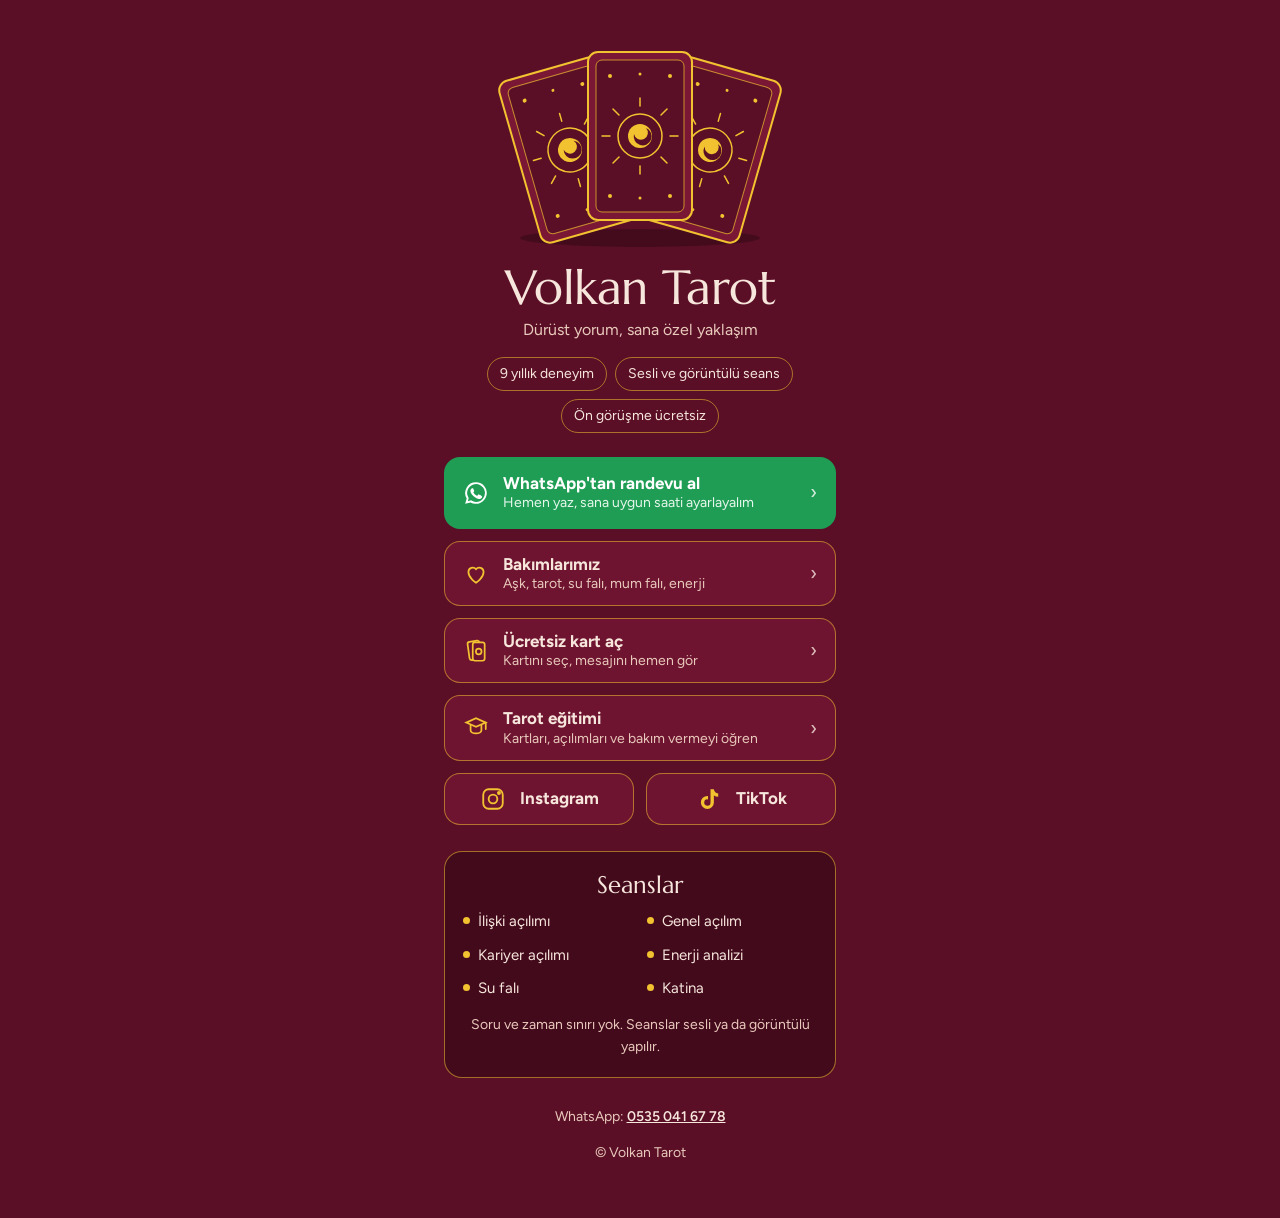
<file: index.html>
<!DOCTYPE html>
<html lang="tr">
<head>
<meta charset="utf-8">
<meta name="viewport" content="width=device-width, initial-scale=1">
<title>Volkan Tarot</title>
<meta name="description" content="Sesli ve görüntülü tarot bakımı, ücretsiz kart açılımı ve tarot eğitimi. Randevu için WhatsApp: 0535 041 67 78">
<meta property="og:type" content="website">
<meta property="og:site_name" content="Volkan Tarot">
<meta property="og:title" content="Volkan Tarot">
<meta property="og:description" content="Sesli ve görüntülü tarot bakımı, ücretsiz kart açılımı ve tarot eğitimi. Randevu için WhatsApp: 0535 041 67 78">
<meta property="og:url" content="https://volkantarot.github.io/">
<meta property="og:image" content="https://volkantarot.github.io/og.jpg">
<meta property="og:image:width" content="1200">
<meta property="og:image:height" content="630">
<meta property="og:locale" content="tr_TR">
<meta name="twitter:card" content="summary_large_image">
<link rel="icon" href="/favicon.svg" type="image/svg+xml">
<link rel="icon" href="/favicon-48.png" sizes="48x48" type="image/png">
<link rel="apple-touch-icon" href="/apple-touch-icon.png">
<meta name="theme-color" content="#3d0a19">
<link rel="preconnect" href="https://fonts.googleapis.com">
<link rel="preconnect" href="https://fonts.gstatic.com" crossorigin>
<link href="https://fonts.googleapis.com/css2?family=Marcellus&family=Figtree:wght@400;600;700&display=swap" rel="stylesheet">
<style>
:root{color-scheme:light dark;--bg:light-dark(#5a0f26,#2a0612);--deep:light-dark(#430a1c,#1c040c);--ink:#f7e6dc;--soft:light-dark(#e9c9bb,#d9b3a5);--sun:#f2c230;--line:rgba(242,194,48,.55);--card:light-dark(#6e1430,#3a0a19);--wa:#1f9d55}
*{box-sizing:border-box;min-width:0}
html,body{margin:0}
body{background:var(--bg);color:var(--ink);font:16px/1.55 Figtree,system-ui,sans-serif;overflow-x:clip;min-height:100%}
.wrap{max-width:520px;margin:0 auto;padding:28px max(16px,5vw) 40px}
.fan{position:relative;height:220px;margin:4px auto 10px;max-width:340px}
.fan svg{position:absolute;inset:0;width:100%;height:100%;overflow:visible}
.mid{transform-box:fill-box;transform-origin:center;animation:lift 4s ease-in-out infinite}
@keyframes lift{0%,100%{transform:translateY(0)}50%{transform:translateY(-8px)}}
@media(prefers-reduced-motion:reduce){.mid{animation:none}}
h1{font:400 clamp(36px,9vw,48px)/1.05 Marcellus,Georgia,serif;letter-spacing:-.01em;text-align:center;margin:6px 0 6px;text-wrap:balance}
.tag{text-align:center;color:var(--soft);margin:0 0 4px;font-size:16px}
.facts{display:flex;flex-wrap:wrap;justify-content:center;gap:8px;margin:14px 0 24px;padding:0;list-style:none}
.facts li{border:1px solid var(--line);border-radius:999px;padding:5px 12px;font-size:14px;white-space:nowrap}
.btn{display:flex;align-items:center;gap:14px;min-height:60px;padding:12px 18px;border-radius:16px;text-decoration:none;color:var(--ink);background:var(--card);border:1px solid var(--line);margin-bottom:12px;transition:transform .15s,background .15s}
.btn:hover{transform:translateY(-2px);background:color-mix(in srgb,var(--card) 80%,var(--sun))}
.btn:focus-visible{outline:3px solid var(--sun);outline-offset:3px}
.btn svg{flex:none;width:26px;height:26px}
.btn b{display:block;font-size:17px;font-weight:700;line-height:1.25}
.btn small{display:block;color:var(--soft);font-size:14px;line-height:1.3}
.btn.wa{background:var(--wa);border-color:transparent;color:#fff;min-height:72px}
.btn.wa small{color:#e6f7ec}
.btn.wa:hover{background:#188a49}
.btn .go{margin-left:auto;opacity:.8;font-size:20px}
.socials{display:grid;grid-template-columns:repeat(2,minmax(0,1fr));gap:12px;margin:4px 0 26px}
.socials .btn{margin:0;justify-content:center;min-height:52px}
h2{font:400 24px/1.1 Marcellus,Georgia,serif;margin:0 0 12px;text-align:center}
.svc{background:var(--deep);border-radius:18px;padding:20px 18px;border:1px solid var(--line)}
.svc ul{list-style:none;margin:0;padding:0;display:grid;grid-template-columns:repeat(2,minmax(0,1fr));gap:10px 14px}
.svc li{display:flex;gap:8px;align-items:baseline;font-size:15px}
.svc li::before{content:"";flex:none;width:7px;height:7px;border-radius:50%;background:var(--sun);transform:translateY(-2px)}
.note{margin:14px 0 0;color:var(--soft);font-size:14px;text-align:center}
footer{text-align:center;color:var(--soft);font-size:14px;margin-top:28px}
footer a{color:var(--ink)}
.tel{white-space:nowrap;font-weight:600}
@media(max-width:380px){.svc ul{grid-template-columns:minmax(0,1fr)}}
</style>
</head>
<body>
<div class="wrap">
  <div class="fan" aria-hidden="true">
    <svg viewBox="0 0 340 220" preserveAspectRatio="xMidYMid meet">
      <defs>
        <g id="back">
          <rect x="-52" y="-84" width="104" height="168" rx="10" fill="#7a1735" stroke="#f2c230" stroke-width="2"/>
          <rect x="-44" y="-76" width="88" height="152" rx="6" fill="#5a0f26" stroke="rgba(242,194,48,.7)" stroke-width="1"/>
          <circle r="22" fill="none" stroke="#f2c230" stroke-width="1.5"/>
          <circle r="12" fill="#f2c230"/>
          <path d="M-6 -2a9 9 0 1 0 12 -6a7 7 0 1 1 -12 6z" fill="#5a0f26"/>
          <g stroke="#f2c230" stroke-width="1.5" stroke-linecap="round">
            <line x1="0" y1="-30" x2="0" y2="-38"/><line x1="0" y1="30" x2="0" y2="38"/>
            <line x1="-30" y1="0" x2="-38" y2="0"/><line x1="30" y1="0" x2="38" y2="0"/>
            <line x1="21" y1="21" x2="27" y2="27"/><line x1="-21" y1="-21" x2="-27" y2="-27"/>
            <line x1="21" y1="-21" x2="27" y2="-27"/><line x1="-21" y1="21" x2="-27" y2="27"/>
          </g>
          <g fill="#f2c230">
            <circle cx="-30" cy="-60" r="2"/><circle cx="30" cy="-60" r="2"/>
            <circle cx="-30" cy="60" r="2"/><circle cx="30" cy="60" r="2"/>
            <circle cx="0" cy="-62" r="1.5"/><circle cx="0" cy="62" r="1.5"/>
          </g>
        </g>
      </defs>
      <ellipse cx="170" cy="206" rx="120" ry="9" fill="rgba(0,0,0,.25)"/>
      <use href="#back" transform="translate(100 118) rotate(-16)"/>
      <use href="#back" transform="translate(240 118) rotate(16)"/>
      <g class="mid"><use href="#back" transform="translate(170 104)"/></g>
    </svg>
  </div>

  <h1>Volkan Tarot</h1>
  <p class="tag">Dürüst yorum, sana özel yaklaşım</p>
  <ul class="facts">
    <li>9 yıllık deneyim</li>
    <li>Sesli ve görüntülü seans</li>
    <li>Ön görüşme ücretsiz</li>
  </ul>

  <a class="btn wa" id="wa" href="https://wa.me/905350416778?text=Merhaba%2C%20bak%C4%B1m%20almak%20istiyorum">
    <svg viewBox="0 0 24 24" fill="#fff"><path d="M12 2a10 10 0 0 0-8.6 15.1L2 22l5-1.3A10 10 0 1 0 12 2zm0 18.2a8.2 8.2 0 0 1-4.2-1.2l-.3-.2-3 .8.8-2.9-.2-.3A8.2 8.2 0 1 1 12 20.2zm4.5-6.1c-.2-.1-1.5-.7-1.7-.8s-.4-.1-.6.1-.7.8-.8 1-.3.2-.5.1a6.7 6.7 0 0 1-3.3-2.9c-.2-.4.2-.4.7-1.3.1-.2 0-.3 0-.4l-.8-1.8c-.2-.5-.4-.4-.6-.4h-.5a1 1 0 0 0-.7.3 3 3 0 0 0-.9 2.2 5.2 5.2 0 0 0 1.1 2.7 11.8 11.8 0 0 0 4.5 4c1.7.7 2.3.8 3.2.6a2.7 2.7 0 0 0 1.8-1.2 2.2 2.2 0 0 0 .2-1.3c-.1-.1-.3-.2-.5-.3z"/></svg>
    <span><b>WhatsApp'tan randevu al</b><small>Hemen yaz, sana uygun saati ayarlayalım</small></span>
    <span class="go">›</span>
  </a>

  <a class="btn" href="https://volkantarot.github.io/bakim/">
    <svg viewBox="0 0 24 24" fill="none" stroke="#f2c230" stroke-width="1.6" stroke-linecap="round"><path d="M12 21s-7-4.4-7-10a4 4 0 0 1 7-2.6A4 4 0 0 1 19 11c0 5.6-7 10-7 10z"/></svg>
    <span><b>Bakımlarımız</b><small>Aşk, tarot, su falı, mum falı, enerji</small></span>
    <span class="go">›</span>
  </a>

  <a class="btn" href="https://volkantarot.github.io/kart/">
    <svg viewBox="0 0 24 24" fill="none" stroke="#f2c230" stroke-width="1.6"><rect x="5" y="3" width="11" height="17" rx="2" transform="rotate(-8 10 11)"/><rect x="9" y="4" width="11" height="17" rx="2" fill="#6e1430"/><circle cx="14.5" cy="12.5" r="2.6"/></svg>
    <span><b>Ücretsiz kart aç</b><small>Kartını seç, mesajını hemen gör</small></span>
    <span class="go">›</span>
  </a>

  <a class="btn" id="egitim" href="https://wa.me/905350416778?text=Merhaba%2C%20tarot%20e%C4%9Fitimi%20hakk%C4%B1nda%20bilgi%20almak%20istiyorum">
    <svg viewBox="0 0 24 24" fill="none" stroke="#f2c230" stroke-width="1.6" stroke-linecap="round"><path d="M3 7l9-4 9 4-9 4-9-4z"/><path d="M7 9v5c0 1.7 2.2 3 5 3s5-1.3 5-3V9"/><path d="M21 7v6"/></svg>
    <span><b>Tarot eğitimi</b><small>Kartları, açılımları ve bakım vermeyi öğren</small></span>
    <span class="go">›</span>
  </a>

  <div class="socials">
    <a class="btn" href="https://www.instagram.com/volkantarot/">
      <svg viewBox="0 0 24 24" fill="none" stroke="#f2c230" stroke-width="1.7"><rect x="3" y="3" width="18" height="18" rx="5"/><circle cx="12" cy="12" r="4"/><circle cx="17.5" cy="6.5" r="1" fill="#f2c230"/></svg>
      <b>Instagram</b>
    </a>
    <a class="btn" href="https://www.tiktok.com/@volkantarott">
      <svg viewBox="0 0 24 24" fill="#f2c230"><path d="M16.5 3c.4 2.2 1.8 3.7 4 3.9v3.1a7.4 7.4 0 0 1-4-1.2v6.4a6 6 0 1 1-6-6h.6v3.2a2.9 2.9 0 1 0 2.3 2.8V3h3.1z"/></svg>
      <b>TikTok</b>
    </a>
  </div>

  <section class="svc">
    <h2>Seanslar</h2>
    <ul>
      <li>İlişki açılımı</li>
      <li>Genel açılım</li>
      <li>Kariyer açılımı</li>
      <li>Enerji analizi</li>
      <li>Su falı</li>
      <li>Katina</li>
    </ul>
    <p class="note">Soru ve zaman sınırı yok. Seanslar sesli ya da görüntülü yapılır.</p>
  </section>

  <footer>
    <p>WhatsApp: <a class="tel" href="https://wa.me/905350416778">0535 041 67 78</a></p>
    <p>© Volkan Tarot</p>
  </footer>
</div>
<script>
{
  const src = (location.hash || "").replace("#", "").toLowerCase();
  const names = { tiktok: "TikTok", instagram: "Instagram", youtube: "YouTube", facebook: "Facebook" };
  const from = names[src];
  if (from) {
    const ek = { TikTok: "'tan", Instagram: "'dan", YouTube: "'dan", Facebook: "'tan" }[from];
    const msg = "Merhaba, " + from + ek + " geliyorum, bakım almak istiyorum";
    document.getElementById("wa").href = "https://wa.me/905350416778?text=" + encodeURIComponent(msg);
    const em = "Merhaba, " + from + ek + " geliyorum, tarot eğitimi hakkında bilgi almak istiyorum";
    document.getElementById("egitim").href = "https://wa.me/905350416778?text=" + encodeURIComponent(em);
  }
}
</script>
</body>
</html>
</file>
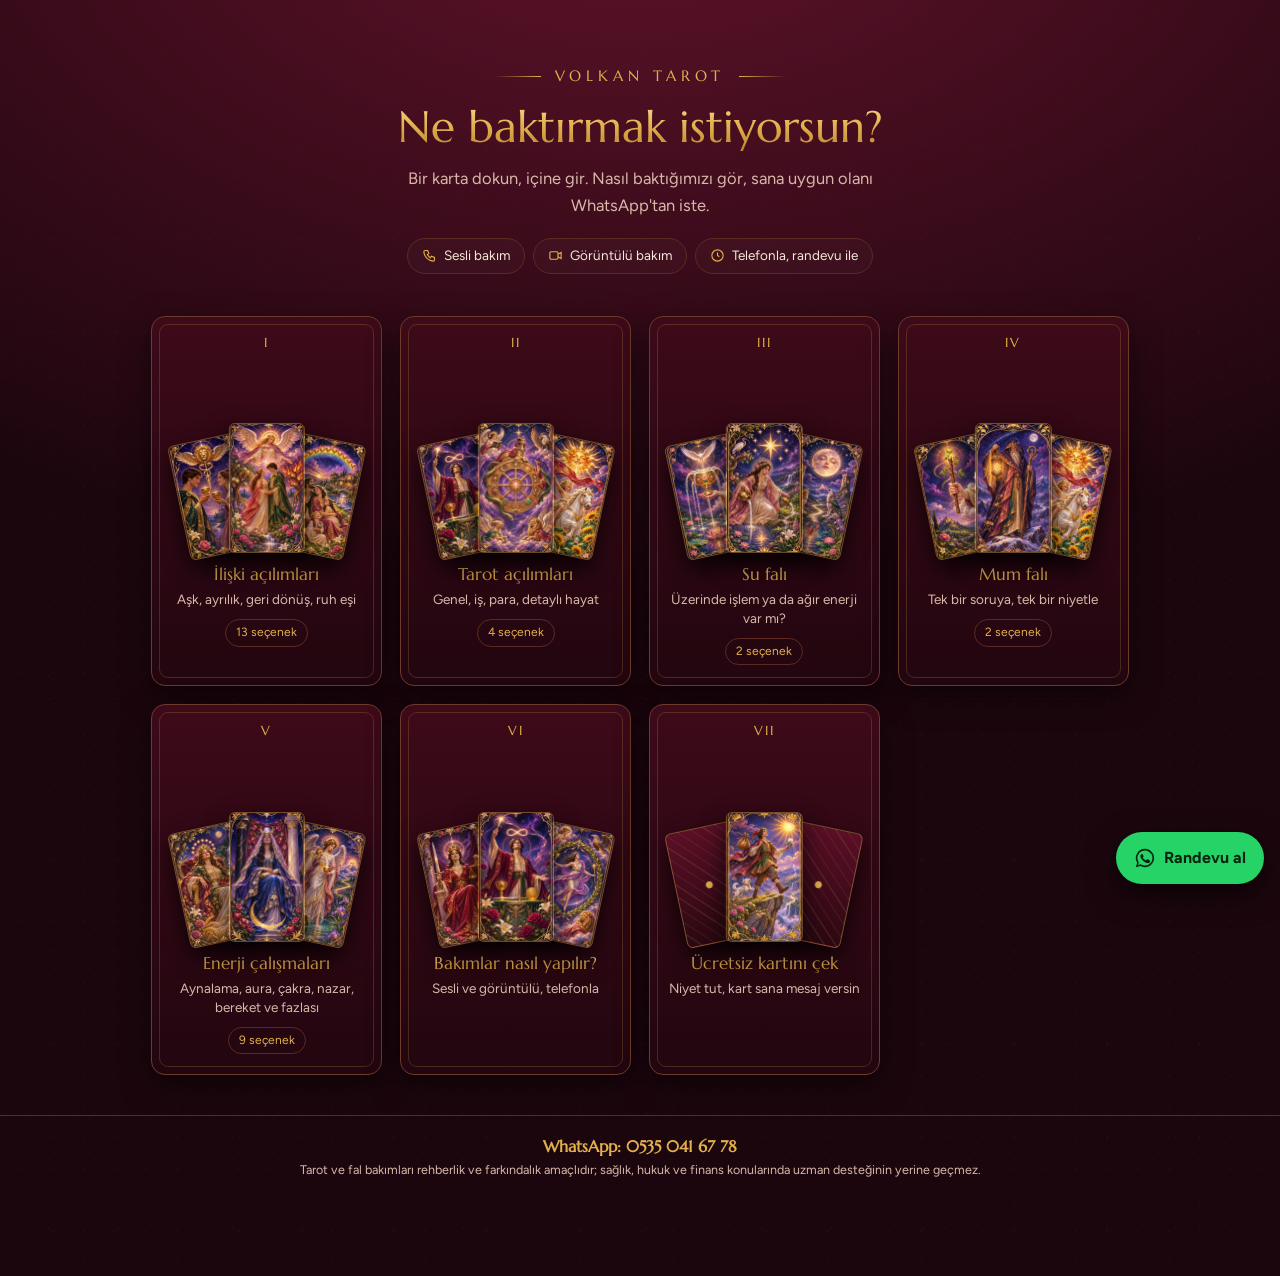
<file: bakim/index.html>
<!DOCTYPE html>
<html lang="tr">
<head>
<meta charset="utf-8">
<meta name="viewport" content="width=device-width, initial-scale=1">
<title>Volkan Tarot Bakımlarımız</title>
<meta name="description" content="Aşk açılımları, tarot, su falı, mum falı ve enerji çalışmaları. Sesli ve görüntülü bakım; randevu için WhatsApp: 0535 041 67 78">
<meta property="og:type" content="website">
<meta property="og:site_name" content="Volkan Tarot">
<meta property="og:title" content="Volkan Tarot · Bakımlarımız ve Randevu">
<meta property="og:description" content="Aşk açılımları, tarot, su falı, mum falı ve enerji çalışmaları. Randevu için WhatsApp: 0535 041 67 78">
<meta property="og:url" content="https://volkantarot.github.io/bakim/">
<meta property="og:image" content="https://volkantarot.github.io/og.jpg">
<meta property="og:image:width" content="1200">
<meta property="og:image:height" content="630">
<meta name="twitter:card" content="summary_large_image">
<link rel="icon" href="/favicon.svg" type="image/svg+xml">
<link rel="apple-touch-icon" href="/apple-touch-icon.png">
<meta name="theme-color" content="#3d0a19">
<link rel="preconnect" href="https://fonts.googleapis.com">
<link href="https://fonts.googleapis.com/css2?family=Marcellus&family=Figtree:wght@400;600;700&display=swap" rel="stylesheet">
<style>
/* VOICE: lüks, gizemli, güven veren; kısa dokun-ve-gir menü
   IDEA: masaya açılmış bir tarot destesi — her bölüm numaralı, altın çizgili bir kart
   PICTURE: ince altın çizgi amblemler (kalp, kartlar, su kasesi, mum, ayna, telefon, göz), yumuşak altın ışık
   COLOUR and TYPE: kömür siyahı, altın degrade, fildişi metin; Cinzel başlık + Manrope
   LAYOUT: ortalı giriş + kart ızgarası; bölüm ekranı: amblemli kapak, açılır seçenek listesi */
:root{color-scheme:dark;--bg:#1c060e;--panel:#2a0812;--panel2:#3d0a19;--ink:#f6e7d6;--soft:#d9b8aa;--gold:#e3b04b;--line:#5c2a22;--g:linear-gradient(180deg,#f6d98b 0%,#e3b04b 50%,#b8862f 100%)}
*{box-sizing:border-box;min-width:0}
body{margin:0;background:var(--bg);color:var(--ink);font:16px/1.6 Figtree,system-ui,sans-serif;overflow-x:clip;
background-image:radial-gradient(ellipse 90% 55% at 50% -10%,#7a1735bb,transparent),radial-gradient(circle at 15% 40%,#ffffff05 1px,transparent 1px),radial-gradient(circle at 70% 70%,#ffffff06 1px,transparent 1px);background-size:auto,23px 23px,31px 31px}
h1,h2,h3{font-family:Marcellus,Georgia,serif;font-weight:400;line-height:1.12;text-wrap:balance;margin:0}
.gt{background:var(--g);-webkit-background-clip:text;background-clip:text;color:transparent}
h1{font-size:clamp(28px,5vw,44px)}h2{font-size:clamp(26px,4vw,38px)}h3{font-size:18px}
p{margin:0 0 10px}
.wrap{max-width:1080px;margin:0 auto;padding:0 max(4vw,16px)}
.top{text-align:center;padding:clamp(34px,6vw,64px) 0 clamp(24px,4vw,36px)}
.brand{font-family:Marcellus,Georgia,serif;font-size:15px;letter-spacing:.32em;color:var(--gold);display:flex;align-items:center;justify-content:center;gap:14px}
.brand::before,.brand::after{content:"";width:46px;height:1px;background:linear-gradient(90deg,transparent,var(--gold))}
.brand::after{transform:scaleX(-1)}
.top h1{margin-top:14px}
.top p{color:var(--soft);max-width:52ch;margin:14px auto 0;font-size:16.5px}
.pills{display:flex;flex-wrap:wrap;gap:8px;margin-top:20px;justify-content:center}
.pill{border:1px solid var(--line);border-radius:999px;padding:6px 14px;font-size:13.5px;display:inline-flex;gap:7px;align-items:center;color:var(--ink);background:#ffffff05}
.pill svg{width:15px;height:15px;stroke:var(--gold);fill:none;stroke-width:1.8}
.tiles{display:grid;grid-template-columns:repeat(auto-fill,minmax(min(100%,220px),1fr));gap:18px;padding:6px 0 40px}
.tile{position:relative;display:flex;flex-direction:column;align-items:center;text-align:center;text-decoration:none;color:inherit;background:linear-gradient(180deg,#3d0a19,#22060f);border:1px solid #6e3a2a;border-radius:14px;padding:16px 14px 20px;transition:transform .3s,box-shadow .3s;box-shadow:0 10px 30px #0008}
.tile::before{content:"";position:absolute;inset:7px;border:1px solid #e3b04b33;border-radius:9px;pointer-events:none}
.tile:hover{transform:translateY(-5px);box-shadow:0 18px 40px #000a,0 0 0 1px #e3b04b66}
.tile:focus-visible,.back:focus-visible,.btn:focus-visible,summary:focus-visible,.chips button:focus-visible,.tc:focus-visible{outline:2px solid var(--gold);outline-offset:3px}
.num{font-family:Marcellus,Georgia,serif;font-size:13px;color:var(--gold);letter-spacing:.15em}
.em{display:block;width:72%;max-width:150px;aspect-ratio:1;margin:8px 0 10px;color:var(--gold);background:radial-gradient(circle,#e3b04b26,transparent 65%)}
.em svg{width:100%;height:100%;display:block;fill:none;stroke:currentColor;stroke-width:1.6;stroke-linecap:round;stroke-linejoin:round;filter:drop-shadow(0 0 6px #e3b04b55)}
.tile h3{font-size:17px}
.tile p{color:var(--soft);font-size:13.5px;line-height:1.4;margin:6px 0 0}
.cnt{margin-top:10px;font-size:12px;color:var(--gold);border:1px solid var(--line);border-radius:999px;padding:3px 10px}
.view[hidden]{display:none}
.cover{position:relative;overflow:hidden;text-align:center;padding:64px 0 26px;border-bottom:1px solid var(--line);background:radial-gradient(ellipse 60% 70% at 50% 40%,#e3b04b1f,transparent 70%)}
.cover .em{width:clamp(120px,22vw,170px);margin:0 auto 12px}
.cover .num{display:block;margin-bottom:4px}
.back{display:inline-flex;align-items:center;gap:6px;min-height:44px;padding:0 16px;border-radius:999px;border:1px solid var(--line);background:#1c060ec0;color:var(--ink);text-decoration:none;font-weight:600;font-size:14px;position:absolute;top:14px;left:max(4vw,16px)}
.intro{font-size:16.5px;color:var(--soft);max-width:62ch;margin:20px auto 8px;text-align:center}
.list{margin:16px auto 40px;display:grid;gap:10px;max-width:760px}
details{background:var(--panel);border:1px solid var(--line);border-radius:14px;transition:border-color .2s}
summary{list-style:none;cursor:pointer;display:flex;gap:14px;align-items:center;padding:14px 16px;min-height:64px}
summary::-webkit-details-marker{display:none}
summary .ic{width:38px;height:38px;flex:none;stroke:var(--gold);fill:none;stroke-width:1.5}
summary b{font-family:Marcellus,Georgia,serif;font-weight:600;font-size:16.5px;display:block;line-height:1.25}
summary span{color:var(--soft);font-size:14px}
summary::after{content:"";width:9px;height:9px;border-right:1.5px solid var(--gold);border-bottom:1.5px solid var(--gold);transform:rotate(45deg);margin:0 4px 4px auto;flex:none;transition:transform .2s}
details[open] summary::after{transform:rotate(-135deg);margin-bottom:-4px}
details[open]{border-color:#a0763a;background:var(--panel2)}
.body{padding:0 18px 18px 68px;color:#e6dcc8}
.body ul{margin:4px 0 12px;padding-left:18px}.body li{margin-bottom:4px}.body li::marker{color:var(--gold)}
.q{font-size:14.5px;color:var(--soft);border-top:1px solid var(--line);padding-top:10px}
.q b{color:var(--gold)}
@media(max-width:600px){.body{padding:0 16px 16px}}
.btn{display:inline-flex;align-items:center;justify-content:center;gap:8px;min-height:46px;padding:0 22px;border-radius:999px;background:var(--g);color:#1a1206;font-weight:700;text-decoration:none;border:0;font-size:15px;margin-top:12px;box-shadow:0 6px 20px #e3b04b33}
.chips{display:flex;flex-wrap:wrap;gap:8px;justify-content:center;margin-top:8px}
.chips button{font:600 14px Figtree,sans-serif;min-height:42px;padding:0 15px;border-radius:999px;border:1px solid var(--line);background:var(--panel);color:var(--ink);cursor:pointer}
.chips button[aria-pressed=true]{background:var(--g);border-color:transparent;color:#1a1206}
.steps{display:grid;grid-template-columns:repeat(auto-fit,minmax(min(100%,200px),1fr));gap:12px;margin:18px auto 26px;max-width:900px}
.step{background:var(--panel);border:1px solid var(--line);border-radius:14px;padding:16px 18px;text-align:center}
.step i{font-style:normal;font-family:Marcellus,Georgia,serif;font-size:26px;line-height:1}
.step b{display:block;font-size:15.5px;margin:6px 0 4px}
.step p{color:var(--soft);font-size:14.5px;margin:0}
.sub{text-align:center;margin:8px 0 0}
.deck{display:flex;justify-content:center;gap:clamp(12px,3vw,26px);margin:26px 0 8px;perspective:900px}
.tc{width:clamp(92px,22vw,140px);aspect-ratio:3/5;border:0;padding:0;background:none;cursor:pointer;position:relative;transform-style:preserve-3d;transition:transform .8s cubic-bezier(.3,1.4,.5,1)}
.tc:hover{transform:translateY(-8px)}.tc.flip{transform:rotateY(180deg)}.tc.dim{opacity:.25;pointer-events:none}
.tc .f,.tc .b{position:absolute;inset:0;border-radius:12px;backface-visibility:hidden;display:flex;flex-direction:column;align-items:center;justify-content:center;border:1px solid #a0763a;box-shadow:0 16px 34px #000a;background:linear-gradient(180deg,#1c1619,#0e0b0f)}
.tc .f::before,.tc .b::before{content:"";position:absolute;inset:6px;border:1px solid #e3b04b40;border-radius:8px}
.tc .b svg{width:62%;stroke:var(--gold);fill:none;filter:drop-shadow(0 0 6px #e3b04b66)}
.tc .f{transform:rotateY(180deg);padding:10px;gap:4px;text-align:center}
.tc .f b{font-family:Marcellus,Georgia,serif;font-size:clamp(12px,2.8vw,16px);line-height:1.15;color:var(--ink)}
.tc .f i{font-family:Marcellus,Georgia,serif;font-size:clamp(22px,5vw,32px);font-style:normal;background:var(--g);-webkit-background-clip:text;background-clip:text;color:transparent}
.reveal{max-width:600px;margin:18px auto 40px;background:var(--panel2);border:1px solid #a0763a;border-radius:16px;padding:22px;text-align:center}
.reveal .tag{color:var(--gold);font-weight:700;font-size:13px;letter-spacing:.04em}
.reveal h3{margin:6px 0 10px;font-size:20px}
.again{background:none;border:0;color:var(--soft);text-decoration:underline;cursor:pointer;font:600 14px Figtree,sans-serif;min-height:44px;display:block;margin:6px auto 0}
.float{position:fixed;right:16px;bottom:16px;z-index:9;display:flex;align-items:center;gap:8px;background:#25d366;color:#06240f;font-weight:700;text-decoration:none;padding:0 18px;min-height:52px;border-radius:999px;box-shadow:0 10px 30px #000a}
.foot{text-align:center;color:var(--soft);font-size:12.5px;padding:18px 16px 96px;border-top:1px solid var(--line)}
.foot b{color:var(--gold);font-size:16px;white-space:nowrap;font-family:Marcellus,Georgia,serif;font-weight:600}
.flame{transform-box:fill-box;transform-origin:50% 100%;animation:fl 2.4s ease-in-out infinite}
@keyframes fl{0%,100%{transform:scaleY(1)}50%{transform:scaleY(1.12) skewX(-4deg)}}
@media(max-width:600px){.tiles{grid-template-columns:repeat(2,minmax(0,1fr));gap:12px}.tile{padding:14px 10px 16px}.tile h3{font-size:14.5px}.tile p{font-size:12.5px}.em{width:66%}.tile:last-child{grid-column:1/-1;flex-direction:row;text-align:left;gap:12px;padding:14px 18px}.tile:last-child .num{display:none}}
.fan{position:relative;display:block;width:100%;height:clamp(150px,20vw,190px);margin:10px 0 12px}
.fan img,.fan .cb{position:absolute;left:50%;bottom:0;width:34%;aspect-ratio:330/565;object-fit:cover;border-radius:6px;box-shadow:0 10px 24px #000c;border:1px solid #e3b04b66;transition:transform .35s}
.fan .c0{transform:translateX(-112%) rotate(-12deg);transform-origin:bottom center}
.fan .c1{transform:translateX(-50%);z-index:2;width:38%}
.fan .c2{transform:translateX(12%) rotate(12deg);transform-origin:bottom center}
.tile:hover .fan .c0{transform:translateX(-122%) rotate(-16deg)}.tile:hover .fan .c2{transform:translateX(22%) rotate(16deg)}
.cb{background:linear-gradient(180deg,#5a0f26,#2a0812);background-image:radial-gradient(circle,#e3b04b 0 3px,transparent 4px),repeating-linear-gradient(45deg,#e3b04b22 0 1px,transparent 1px 9px),linear-gradient(180deg,#5a0f26,#2a0812)}
.cover .fan{height:clamp(170px,26vw,230px);max-width:340px;margin:10px auto 14px}
.thumb{width:40px;height:68px;object-fit:cover;border-radius:4px;flex:none;border:1px solid #e3b04b55;box-shadow:0 4px 10px #0008}
.xs{display:grid;grid-template-columns:repeat(auto-fit,minmax(min(100%,220px),1fr));gap:10px;margin:4px 0 12px}
.xs div{background:#ffffff06;border:1px solid var(--line);border-radius:10px;padding:10px 12px}
.xs b{color:var(--gold);font-size:14px}.xs p{margin:4px 0 0;font-size:14.5px;color:#d9cdb6}
.tl{list-style:none;margin:22px auto 8px;padding:0;max-width:760px;position:relative}
.tl::before{content:"";position:absolute;left:21px;top:8px;bottom:8px;width:1px;background:linear-gradient(var(--gold),#e3b04b22)}
.tl li{display:flex;gap:16px;padding:0 0 18px;position:relative}
.tl i,.mini i{font-style:normal;font-family:Marcellus,Georgia,serif;font-size:13px;width:43px;height:43px;flex:none;border-radius:50%;display:grid;place-items:center;background:var(--panel2);border:1px solid #a0763a;color:var(--gold);position:relative}
.tl b{font-family:Marcellus,Georgia,serif;font-weight:600;font-size:17px;display:block;margin-top:9px}
.tl p{color:var(--soft);margin:4px 0 0;font-size:15px}
.cmp{display:grid;grid-template-columns:repeat(auto-fit,minmax(min(100%,300px),1fr));gap:12px;max-width:760px;margin:10px auto 16px}
.cmp>div{display:flex;gap:14px;background:var(--panel);border:1px solid var(--line);border-radius:14px;padding:14px}
.cmp img{width:62px;height:106px;object-fit:cover;border-radius:5px;border:1px solid #e3b04b55;flex:none}
.cmp b{font-family:Marcellus,Georgia,serif;font-size:17px}.cmp p{color:var(--soft);font-size:14.5px;margin:6px 0 0}
.prep{max-width:760px;margin:0 auto 6px;background:var(--panel2);border:1px solid #a0763a;border-radius:14px;padding:16px 20px}
.prep b{font-family:Marcellus,Georgia,serif;font-size:17px}.prep ul{margin:8px 0 0;padding-left:18px;color:#ddd1bb}.prep li{margin-bottom:5px}.prep li::marker{color:var(--gold)}
.mini{list-style:none;padding:0;margin:20px auto 6px;max-width:760px;display:grid;grid-template-columns:repeat(auto-fit,minmax(min(100%,200px),1fr));gap:10px}
.mini li{background:var(--panel);border:1px solid var(--line);border-radius:14px;padding:14px;text-align:center;display:flex;flex-direction:column;align-items:center}
.mini b{font-family:Marcellus,Georgia,serif;font-size:16px;margin-top:8px}.mini p{color:var(--soft);font-size:14px;margin:4px 0 0}
.tc .f img{position:absolute;inset:5px;width:calc(100% - 10px);height:calc(100% - 10px);object-fit:cover;border-radius:8px}
@media(max-width:600px){.fan{height:140px}.tile:last-child .fan{width:110px;height:96px;margin:0;flex:none}}
@media(prefers-reduced-motion:reduce){.flame{animation:none}.tc,.tile{transition:none}}
</style>
</head>
<body>

 
<div class="view" id="v-home">
 <header class="top">
  <div class="wrap">
   <div class="brand">VOLKAN TAROT</div>
   <h1 class="gt">Ne baktırmak istiyorsun?</h1>
   <p>Bir karta dokun, içine gir. Nasıl baktığımızı gör, sana uygun olanı WhatsApp'tan iste.</p>
   <div class="pills">
    <span class="pill"><svg viewBox="0 0 24 24"><path d="M5 4h4l2 5-2.5 1.5a11 11 0 0 0 5 5L15 13l5 2v4a2 2 0 0 1-2 2A16 16 0 0 1 3 6a2 2 0 0 1 2-2"/></svg>Sesli bakım</span>
    <span class="pill"><svg viewBox="0 0 24 24"><rect x="3" y="6" width="13" height="12" rx="2"/><path d="m16 10 5-3v10l-5-3"/></svg>Görüntülü bakım</span>
    <span class="pill"><svg viewBox="0 0 24 24"><circle cx="12" cy="12" r="9"/><path d="M12 7v5l3 2"/></svg>Telefonla, randevu ile</span>
   </div>
  </div>
 </header>
 <main class="wrap"><div class="tiles" id="tiles"></div></main>
</div>

<div class="view" id="v-cat" hidden></div>

<footer class="foot">
 <b>WhatsApp: 0535 041 67 78</b><br>
 Tarot ve fal bakımları rehberlik ve farkındalık amaçlıdır; sağlık, hukuk ve finans konularında uzman desteğinin yerine geçmez.
</footer>

<a class="float" href="https://wa.me/905350416778?text=Merhaba%20Volkan%20Bey%2C%20bak%C4%B1m%20i%C3%A7in%20randevu%20almak%20istiyorum." target="_blank" rel="noopener" aria-label="WhatsApp'tan randevu al">
 <svg viewBox="0 0 24 24" width="22" height="22" fill="currentColor"><path d="M12 2a10 10 0 0 0-8.6 15.1L2 22l5-1.3A10 10 0 1 0 12 2zm0 18.2c-1.5 0-3-.4-4.3-1.2l-.3-.2-3 .8.8-2.9-.2-.3A8.2 8.2 0 1 1 12 20.2zm4.5-6.1c-.2-.1-1.5-.7-1.7-.8-.2-.1-.4-.1-.6.1l-.8 1c-.1.2-.3.2-.5.1a6.7 6.7 0 0 1-3.3-2.9c-.2-.4.3-.4.8-1.3.1-.2 0-.3 0-.4l-.8-1.8c-.2-.5-.4-.4-.6-.4h-.5a1 1 0 0 0-.7.3 3 3 0 0 0-.9 2.2 5.2 5.2 0 0 0 1.1 2.7 11.8 11.8 0 0 0 4.5 4c1.7.7 2.3.8 3.2.6.5-.1 1.5-.6 1.7-1.2.2-.6.2-1.1.2-1.2-.1-.1-.3-.2-.5-.3z"/></svg>
 <span>Randevu al</span>
</a>

<script>
const P=k=>"../kart/cards/"+k.replace(/^cups/,"c").replace(/^pents/,"p").replace(/^swords/,"s").replace(/^wands/,"w")+".jpg";
{
const WA='https://wa.me/905350416778?text=';
const wa=t=>WA+encodeURIComponent('Merhaba, '+t+' baktırmak istiyorum.');
const EM={
iliski:'<path d="M50 82S18 63 18 40a15 15 0 0 1 32-7 15 15 0 0 1 32 7c0 23-32 42-32 42z"/><path d="M50 67S34 57 34 45a8 8 0 0 1 16-3 8 8 0 0 1 16 3c0 12-16 22-16 22z" opacity=".55"/><path d="M50 8v8M46 12h8M84 20l-4 4M16 20l4 4" opacity=".8"/>',
tarot:'<rect x="17" y="28" width="28" height="46" rx="3" transform="rotate(-15 31 51)"/><rect x="55" y="28" width="28" height="46" rx="3" transform="rotate(15 69 51)"/><rect x="36" y="20" width="28" height="50" rx="3" fill="#121014"/><rect x="39.5" y="23.5" width="21" height="43" rx="2" opacity=".5"/><path d="M50 34l2.4 8.6 8.6 2.4-8.6 2.4L50 56l-2.4-8.6L39 45l8.6-2.4z" fill="currentColor" stroke="none"/><path d="M30 86h40" opacity=".6"/>',
su:'<path d="M50 12c-6 9-9 14-9 18a9 9 0 0 0 18 0c0-4-3-9-9-18z" fill="currentColor" fill-opacity=".18"/><path d="M14 58h72c0 15-16 26-36 26S14 73 14 58z"/><ellipse cx="50" cy="58" rx="36" ry="7"/><ellipse cx="50" cy="58" rx="20" ry="3.6" opacity=".6"/><ellipse cx="50" cy="58" rx="7" ry="1.4" opacity=".6"/><path d="M38 88h24" opacity=".6"/>',
mum:'<path class="flame" d="M50 36c-7-6-7-16 0-25 7 9 7 19 0 25z" fill="currentColor" stroke="none"/><path d="M50 36v7"/><rect x="39" y="43" width="22" height="40" rx="2"/><path d="M39 51c4 4 6-1 8 5s4-3 6 2 5-5 8-3" opacity=".7"/><path d="M26 87h48M32 83h36" opacity=".7"/><circle cx="50" cy="28" r="18" opacity=".18"/>',
enerji:'<ellipse cx="50" cy="40" rx="17" ry="22"/><ellipse cx="50" cy="40" rx="12" ry="17" opacity=".5"/><path d="M43 30l10-6M42 38l15-10" opacity=".6"/><path d="M50 62v22M43 84h14"/>'+Array.from({length:11},(_,i)=>{const a=Math.PI*(-1.35+i*.17);return `<path d="M${(50+Math.cos(a)*27).toFixed(1)} ${(40+Math.sin(a)*31).toFixed(1)}L${(50+Math.cos(a)*35).toFixed(1)} ${(40+Math.sin(a)*39).toFixed(1)}" opacity=".7"/>`}).join(''),
nasil:'<rect x="34" y="12" width="32" height="74" rx="6"/><path d="M45 17h10" opacity=".6"/><rect x="41" y="27" width="18" height="30" rx="2" opacity=".8"/><path d="M50 35l1.8 5.2L57 42l-5.2 1.8L50 49l-1.8-5.2L43 42l5.2-1.8z" fill="currentColor" stroke="none"/><circle cx="44" cy="72" r="3"/><circle cx="56" cy="72" r="3" fill="currentColor"/><path d="M74 38a14 14 0 0 1 0 22M81 32a23 23 0 0 1 0 34M26 38a14 14 0 0 0 0 22M19 32a23 23 0 0 0 0 34" opacity=".7"/>',
kart:'<path d="M12 50s15-21 38-21 38 21 38 21-15 21-38 21-38-21-38-21z"/><circle cx="50" cy="50" r="11"/><circle cx="50" cy="50" r="4.5" fill="currentColor" stroke="none"/><path d="M50 12v9M50 79v9M22 20l6 6M78 20l-6 6M22 80l6-6M78 80l-6-6" opacity=".7"/>'};
const CARD={'duygu-dusunce':'cups13',ask:'m06',uyum:'cups02','iliski-kontrol':'swords02','ucuncu-kisi':'swords07',evlilik:'cups10',ayrilik:'swords03','geri-donus':'cups06','yeni-ask':'cups12','ruh-esi':'cups01','ikiz-alev':'m17','gitmeli-kalmali':'cups08','evet-hayir':'m11',genel:'m19','is-kariyer':'pents08',maddiyat:'pents10','detayli-hayat':'m10','su-islem':'swords08','su-enerji':'m18','mum-nasil':'wands01','mum-isaret':'m09',aynalama:'m02','ruh-parcasi':'m20','disil-enerji':'m03','aura-temizligi':'m14','cakra-dengeleme':'m21','nazar-temizligi':'wands09','bereket-enerjisi':'pents09','ask-enerjisi':'cups02','ev-enerjisi':'wands04'};
const FAN={iliski:['cups02','m06','cups10'],tarot:['m01','m10','m19'],'su-fali':['cups01','m17','m18'],'mum-fali':['wands01','m09','m19'],enerji:['m03','m02','m14'],nasil:['m11','m01','m21'],'kart-cek':['back','m00','back']};
const fan=id=>`<span class="fan">${FAN[id].map((k,j)=>k==='back'?`<span class="cb c${j}"></span>`:`<img class="c${j}" src="${P(k)}" alt="" loading="lazy">`).join('')}</span>`;
const NUM=['I','II','III','IV','V','VI','VII'];
const emb=k=>`<svg viewBox="0 0 100 100" aria-hidden="true">${EM[k]}</svg>`;
const I={heart:'<path d="M24 40S8 30 8 18a8 8 0 0 1 16-3 8 8 0 0 1 16 3c0 12-16 22-16 22z"/>',mind:'<circle cx="24" cy="20" r="11"/><path d="M18 36h12M20 41h8M19 20h10M24 15v10"/>',broken:'<path d="M24 40S8 30 8 18a8 8 0 0 1 16-3 8 8 0 0 1 16 3c0 12-16 22-16 22z"/><path d="m24 15-4 8 6 4-3 9"/>',road:'<path d="M24 42V24M24 24 12 10M24 24l12-14"/>',sun:'<circle cx="24" cy="24" r="8"/><path d="M24 6v5M24 37v5M6 24h5M37 24h5M11 11l3.5 3.5M33.5 33.5 37 37M37 11l-3.5 3.5M14.5 33.5 11 37"/>',work:'<rect x="8" y="16" width="32" height="22" rx="3"/><path d="M18 16v-4h12v4M8 26h32"/>',coin:'<ellipse cx="24" cy="14" rx="13" ry="5"/><path d="M11 14v8c0 3 6 5 13 5s13-2 13-5v-8M11 22v8c0 3 6 5 13 5s13-2 13-5v-8"/>',tree:'<circle cx="24" cy="24" r="17"/><path d="M24 7v34M7 24h34"/>',mirror:'<ellipse cx="24" cy="20" rx="11" ry="14"/><path d="M24 34v8M17 42h14M18 21l10-7"/>',soul:'<path d="M24 8c-8 6-12 12-12 18a12 12 0 0 0 24 0c0-6-4-12-12-18z"/><path d="M24 20v14M19 28l5-5 5 5"/>',moon:'<path d="M30 8a16 16 0 1 0 10 26A13 13 0 0 1 30 8z"/>',rings:'<circle cx="18" cy="28" r="10"/><circle cx="30" cy="28" r="10"/>',pulse:'<path d="M4 26h9l4-10 6 20 5-14 3 4h13"/>',eye:'<path d="M4 24s7-12 20-12 20 12 20 12-7 12-20 12S4 24 4 24z"/><circle cx="24" cy="24" r="5"/>',ret:'<path d="M14 18H32a8 8 0 0 1 0 16H18"/><path d="m20 12-6 6 6 6"/>',spark:'<path d="M24 6l3.5 11L38 20l-10.5 3.5L24 34l-3.5-10.5L10 20l10.5-3z"/>',mate:'<circle cx="16" cy="18" r="6"/><circle cx="32" cy="18" r="6"/><path d="M6 40c0-7 4-12 10-12s8 3 8 3 2-3 8-3 10 5 10 12"/>',flames:'<path d="M17 40c-6-4-6-12 0-22 2 5 5 7 5 12a5 5 0 0 1-5 10z"/><path d="M31 40c6-4 6-12 0-22-2 5-5 7-5 12a5 5 0 0 0 5 10z"/>',scale:'<path d="M24 6v34M14 40h20M10 14h28"/><path d="m10 14-5 12h10zM38 14l-5 12h10z"/>',drop:'<path d="M24 6C16 18 12 24 12 30a12 12 0 0 0 24 0c0-6-4-12-12-24z"/>',shield:'<path d="M24 6 38 12v12c0 9-6 15-14 18-8-3-14-9-14-18V12z"/>',flame:'<rect x="17" y="22" width="14" height="20" rx="2"/><path d="M24 19c-4-3-4-8 0-13 4 5 4 10 0 13z"/>',q:'<circle cx="24" cy="24" r="17"/><path d="M19 19a5 5 0 1 1 7 4.6c-1.3.6-2 1.6-2 3V29M24 34v1"/>'};
const R=(id,i,t,s,d,l,qk,q,g,x)=>({id,i,t,s,d,l,qk,q,g,x});
const cats=[
{id:'iliski',art:'iliski',t:'İlişki açılımları',s:'Aşk, ayrılık, geri dönüş, ruh eşi',intro:'Sadece aşk ve ilişki konularına odaklanan bakımlar. Durumunu seç, sana uygun açılımlar listelensin. Birine dokun, içinde neye baktığımızı gör.',filter:true,items:[
R('duygu-dusunce','mind','Duygu düşünce açılımı','Ne hissediyor, ne düşünüyor?','Aklındaki kişinin sana karşı neler hissettiğine ve hakkında neler düşündüğüne bakıyoruz.',['Kalbinde sana dair ne var?','Aklından neler geçiyor, seni nasıl görüyor?','Gösterdiği ile içinde yaşadığı farklı mı?','Bir adım atmaya niyeti var mı?'],'Örnek soru:','"Beni hâlâ düşünüyor mu?"','var'),
R('ask','heart','Aşk açılımı','İlişkinin enerjisi ve geleceği','Mevcut ilişkinin ya da yeni başlayan bir yakınlaşmanın genel enerjisini ve geleceğini okuyoruz.',['Aranızdaki bağın gücü','İlişkiyi besleyen ve zorlayan konular','Önünüzdeki dönemde sizi neler bekliyor'],'Örnek soru:','"Bu ilişkinin bir geleceği var mı?"','var'),
R('uyum','rings','Uyum açılımı','Birbirinize uygun musunuz?','İki kişinin enerjisini yan yana açar, ne kadar uyduğunuza bakarız.',['İkinizin ilişkiye getirdikleri','Ortak noktalarınız ve çatıştığınız yerler','Bu uyumun uzun vadede nereye gideceği'],'Örnek soru:','"Biz gerçekten birbirimize uygun muyuz?"','var'),
R('iliski-kontrol','pulse','İlişki durum ve iletişim','Neden tartışıyoruz, nasıl toparlanır?','Süren bir ilişkinin bugünkü sağlığına bakarız: iletişim nerede kopuyor, kavgalar neden çıkıyor.',['İletişimi tıkayan konu','Tekrar eden tartışmaların kökü','İlişkiyi güçlendirmek için atılacak adım'],'Kimler için?','Son zamanlarda sık tartışan, birbirinden uzaklaşan çiftler için.','var'),
R('ucuncu-kisi','eye','Araya giren var mı?','Üçüncü kişi, kıskançlık, dış etki','İlişkinde üçüncü bir kişinin, kıskançlığın ya da dış etkinin olup olmadığına bakarız.',['İlişkinize karışan biri var mı?','Aile, arkadaş ya da eski sevgili etkisi','Gizlenen bir şey var mı?'],'Örnek soru:','"Hayatında başka biri var mı?"','var'),
R('evlilik','rings','Evlilik açılımı','Bu ilişki evliliğe gider mi?','Bir ilişkinin evliliğe gidip gitmediğine ya da evlilikte seni nelerin beklediğine bakarız.',['Bu ilişki evliliğe dönüşür mü?','Kararın zamanlaması','Ailelerin ve çevrenin etkisi'],'Örnek soru:','"Bizim evlilik yolumuz açık mı?"','var'),
R('ayrilik','broken','Ayrılık açılımı','Neden bitti, şimdi ne hissediyor?','Ayrılık yaşadıysan ya da ilişki bitme noktasındaysa, neler olduğunu ve sonrasını anlamak için bakıyoruz.',['Ayrılığın gerçek sebebi','Karşı taraf şu an ne hissediyor?','Senin için en hayırlı yol'],'Örnek soru:','"Geri döner mi, yoksa yoluma mı bakmalıyım?"','ayrildi'),
R('geri-donus','ret','Geri dönüş (barışma) açılımı','Bir daha bir araya gelir misiniz?','Ayrıldığın ya da küs olduğun biriyle yeniden bir araya gelme ihtimaline bakarız.',['Karşı tarafta pişmanlık ya da özlem var mı?','Dönüşü engelleyen asıl şey','Bu dönüş senin için hayırlı mı?'],'Örnek soru:','"Bir daha konuşur muyuz, barışır mıyız?"','ayrildi'),
R('yeni-ask','spark','Yeni aşk açılımı','Hayatına kim girecek?','Bekarsan hayatına girecek kişinin enerjisine, özelliklerine ve aşka hazır olup olmadığına bakarız.',['Hayatına girecek kişi nasıl biri?','Onunla hangi ortamda karşılaşabilirsin?','Aşkı engelleyen şey ne?'],'Kimler için?','Bir süredir yalnız olan, yeni bir aşk bekleyenler için.','bekar'),
R('ruh-esi','mate','Ruh eşi açılımı','Aranızda karmik bir bağ var mı?','Ruh eşi bağı, iki ruh arasındaki derin ve huzurlu bağı anlatır. Aklındaki kişiyle böyle bir bağ olup olmadığına ya da ruh eşinin nasıl biri olduğuna bakarız.',['Aranızdaki ruhsal bağın derinliği','Bu bağın sana öğrettiği ders','Geçmişten gelen bir bağ var mı?'],'Örnek soru:','"O benim ruh eşim mi?"','bekar'),
R('ikiz-alev','flames','İkiz alev açılımı','Yoğun, gel-git, ayna gibi bir bağ','İkiz alev bağı yoğun, insana ayna tutan ve dönüştüren bir bağdır. Çekip uzaklaşmalar ve yeniden buluşmalar bu bağın parçasıdır.',['Bu bağ gerçekten ikiz alev mi?','Şu an hangi aşamadasınız?','Kendini korurken bu bağı nasıl yaşarsın'],'Kimler için?','Bir kişiyle açıklaması zor, çok yoğun bir bağ yaşayanlar için.','kararsiz'),
R('gitmeli-kalmali','road','Gitmeli miyim, kalmalı mıyım?','İki yolu yan yana açıyoruz','İlişkide kararsız kaldığında iki yolu ayrı ayrı açıyor, her birinin sana neler getireceğini karşılaştırıyoruz.',['Kalırsan ilişki nasıl şekillenir?','Gidersen önünde nasıl bir yol açılır?','Seni bu ilişkide tutan asıl şey'],'Kimler için?','İki arada kalan, karar veremeyenler için.','kararsiz'),
R('evet-hayir','scale','Evet / Hayır açılımı','Tek soruya net cevap','İlişkinle ilgili tek ve net bir soruya hızlı cevap aradığında kullandığımız kısa açılım.',['Tek soruya net cevap','Cevabın arkasındaki sebep','Sonucu değiştirebilecek etkenler'],'Örnek soru:','"Bu hafta beni arayacak mı?"','kararsiz')]},
{id:'tarot',art:'tarot',t:'Tarot açılımları',s:'Genel, iş, para, detaylı hayat',intro:'Hayatının bir alanına ya da bütününe bakmak istediğinde kullandığımız açılımlar. Geçmişten gelen etkiler, bugünkü durum ve önündeki olasılıklar kartlarla okunur.',items:[
R('genel','sun','Genel açılım','Hayatının şu anki genel akışı','Aşk, iş, para, aile ve ruh halin birlikte okunur.',['Şu an hayatında öne çıkan konu','Önündeki dönemin genel enerjisi','Yaklaşan fırsatlar ve haberler'],'Kimler için?','Belirli bir sorusu olmayan, genel olarak merak edenler için.'),
R('is-kariyer','work','İş ve kariyer açılımı','İş değişikliği, terfi, yeni teklif','Çalışma hayatın, iş arayışın ya da kariyer planların üzerine yoğunlaşıyoruz.',['Mevcut işindeki durum ve çevren','Yeni teklifler ve değişiklikler','Kendi işini kurmak için doğru zaman mı?'],'Örnek soru:','"Yeni iş teklifi hayırlı mı?"'),
R('maddiyat','coin','Maddiyat açılımı','Para akışı ve kazanç','Para, kazanç ve maddi düzen ile ilgili enerjine bakıyoruz.',['Paranın akışını tıkayan şey','Önündeki dönemde gelir ve kazanç','Dikkat etmen gerekenler'],'Örnek soru:','"Maddi olarak ne zaman rahatlayacağım?"'),
R('detayli-hayat','tree','Detaylı hayat açılımı','En kapsamlı açılımımız','Hayatının bütün alanlarını tek tek ve derinlemesine açıyoruz.',['Geçmişten bugüne taşıdığın etkiler','Aşk, iş, para, aile ayrı ayrı','Önündeki aylarda seni bekleyenler'],'Kimler için?','Hayatına baştan sona bakmak isteyenler için.')]},
{id:'su-fali',art:'su',t:'Su falı',s:'Üzerinde işlem ya da ağır enerji var mı?',intro:'Su, enerjiyi en saf hâliyle taşıyan ve yansıtan elementtir. Suyun üzerinde oluşan şekillere, hareketlere ve izlere bakarak senin enerjini okuyoruz.',items:[
R('su-islem','drop','İşlem var mı bakımı','Büyü, bağlama, kapatma','Üzerinde yapılmış bir işlem olup olmadığına bakıyoruz.',['Üzerinde bir işlem var mı, yok mu?','Varsa hangi konuyu (aşk, iş, ev) etkiliyor?','Ne zamandan beri etkili?'],'Kimler için?','İşleri sürekli ters giden, yolları kapanmış gibi hissedenler için.'),
R('su-enerji','shield','Ağır enerji ve nazar bakımı','Yorgunluk, tıkanıklık, nazar','Seni yoran, ağırlaştıran bir enerji ya da nazar olup olmadığına bakıyoruz.',['Üzerinde ağır bir enerji var mı?','Nazar ve kıskançlık etkisi','Sana hangi çalışmanın iyi geleceği'],'Kimler için?','Nedensiz bir ağırlık, yorgunluk ve isteksizlik hissedenler için.')]},
{id:'mum-fali',art:'mum',t:'Mum falı',s:'Tek bir soruya, tek bir niyetle',intro:'Mum falı çoğunlukla tek bir soruya odaklanır. Sorunu net söylersin, mum bu niyetle yakılır ve yanışı boyunca alevin ve mumun verdiği işaretler yorumlanır.',items:[
R('mum-nasil','flame','Mum falı nasıl yapılır?','Niyet, yakma ve okuma','Görüşmede önce sorunu netleştiriyoruz. Mum o tek niyetle yakılır ve sonuna kadar izlenir.',['Sorunu tek cümleyle belirleriz','Mum niyetinle yakılır','Alev ve eriyen mum baştan sona okunur'],'Örnek soru:','"Bu kişi bana geri dönecek mi?"'),
R('mum-isaret','eye','Mumda neye bakıyoruz?','Alev, titreme, yön, is, şekiller','Mumun verdiği her işaretin bir anlamı vardır.',['Yüksek ve dik alev: güçlü, olumlu enerji','Kısık alev: engeller ve gecikme','Titreme, çıtırdama: araya giren etkiler','Alevin yönü: konunun kime doğru aktığı','İs ve kararma: ağır enerji','Eriyen mumun şekli: sonuç ve yol'],'Neden tek soru?','Mum tek bir niyetle yakılır; niyet ne kadar netse işaretler o kadar net okunur.')]},
{id:'enerji',art:'enerji',t:'Enerji çalışmaları',s:'Aynalama, aura, çakra, nazar, bereket ve fazlası',intro:'Bakımda görülen ağır enerjiyi temizlemek, seni korumak ve iç gücünü yeniden açmak için yaptığımız çalışmalar.',pre:'enerji',items:[
R('aynalama','mirror','Aynalama','Nazarı ve kötü enerjiyi geri yansıtır','Aynalama, enerji alanına bir ayna görevi görür. Dışarıdaki insanların senin üzerinde bıraktığı nazarı ve kötü enerjiyi senden alıp gönderen kişiye geri yansıtır.',['Nazar ve kıskançlıktan korunma','Gönderilen kötü niyeti geri çevirme','Enerji alanını koruma altına alma'],'Kimler için?','Sürekli nazar almış, yorgun ve yüklü hissedenler için.',null,[['Nasıl yapılır?','Önce kartlarla ya da su falıyla üzerindeki enerjiye bakılır. Ardından senin niyetinle enerji alanına bir ayna kalkanı kurulur; sana yönelen olumsuz enerji kaynağına geri döner.'],['Sonrasında','Çoğu kişi kendini daha hafif ve korunaklı hisseder. Gerekirse çalışma belli aralıklarla tazelenir.']]),
R('ruh-parcasi','soul','Ruh parçası çalışması','Geçmişin yüklerini bırakmak','Geçmişten gelen anılarımızı ve yükleri üzerimizden atmakla ilgili bir çalışmadır. Kırgınlıklarda ve kayıplarda geride bıraktığımız enerjimizi geri çağırırız.',['Eski ilişkilerden kalan yükler','Bırakamadığın anılar ve kırgınlıklar','Kendini eksik ya da yarım hissetme'],'Kimler için?','Geçmişi bir türlü bırakamayan, hep aynı yere takılanlar için.',null,[['Nasıl yapılır?','Önce seni en çok yoran anı ya da dönem birlikte bulunur. Kartlarla o dönemde neyin geride kaldığına bakılır, ardından o enerji niyetle serbest bırakılıp sana geri çağrılır.'],['Sonrasında','Geçmişin ağırlığı hafifler, aynı döngülere takılma azalır, kendini daha bütün hissedersin.']]),
R('disil-enerji','moon','Dişil enerji çalışması','Sezgi, duygu ve iç güç','Kadının sezgilerini, duygularını ve iç gücünü güçlendirmeye yönelik bir çalışmadır.',['Sezgilerinle yeniden bağ kurma','Duygusal denge ve özgüven','Çekim gücünü ve kendini sevmeyi açma'],'Kimler için?','Sezgilerinin köreldiğini, kendinden uzaklaştığını hisseden kadınlar için.',null,[['Nasıl yapılır?','Kartlarla dişil enerjinin hangi noktada tıkandığına bakılır. Ardından niyet, nefes ve odaklanma ile o enerji yeniden uyandırılır.'],['Sonrasında','Sezgilerin güçlenir, duygularını daha rahat ifade eder, kendine daha çok güvenirsin.']]),
R('aura-temizligi','spark','Aura temizliği','Enerji alanını arındırmak','Aura, bedenimizi çevreleyen enerji alanıdır. Gün içinde girdiğimiz ortamlardan ve insanlardan gelen yükler auraya yapışır. Bu çalışmada aura arındırılır.',['Başkalarından üzerine geçen yükler','Kalabalık ve gergin ortamların ağırlığı','Sebepsiz yorgunluk ve isteksizlik'],'Kimler için?','İnsanlarla çok iç içe olan, akşamları tükenmiş hissedenler için.',null,[['Nasıl yapılır?','Önce auranın durumuna bakılır, sonra niyetle katman katman arındırılır ve koruma ile kapatılır.'],['Sonrasında','Daha hafif, daha berrak ve enerjik hissedebilirsin.']]),
R('cakra-dengeleme','sun','Çakra dengeleme','Yedi enerji merkezini dengelemek','Bedenimizdeki yedi ana enerji merkezine çakra denir. Bir çakra tıkandığında ilişki, para ya da özgüven gibi alanlarda tıkanıklık yaşanabilir.',['Hangi çakranın tıkalı olduğu','O çakranın hayatında etkilediği alan','Enerji merkezlerinin yeniden dengelenmesi'],'Kimler için?','Hayatının belli bir alanında sürekli tıkanıklık yaşayanlar için.',null,[['Nasıl yapılır?','Kartlarla hangi çakranın zayıf ya da aşırı çalıştığına bakılır, ardından o merkez niyet ve odaklanma ile dengelenir.'],['Sonrasında','Tıkanan alanda akışın yeniden başladığını hissedebilirsin.']]),
R('nazar-temizligi','shield','Nazar ve negatif enerji temizliği','Ağırlığı üzerinden atmak','Göz değmesi, kıskançlık ve kötü dileklerin bıraktığı ağır enerjinin temizlendiği çalışmadır.',['Nazarın kaynağı ve etkisi','Üzerindeki negatif enerjinin temizlenmesi','Sonrası için koruma'],'Kimler için?','İşleri birden ters gitmeye başlayan, sürekli şanssızlık yaşayanlar için.',null,[['Nasıl yapılır?','Su falı ya da kartlarla nazarın varlığına bakılır, ardından niyetle temizlik yapılır. İstersen arkasından Aynalama ile koruma eklenir.'],['Sonrasında','Üzerindeki ağırlık kalkar, işlerin yeniden yoluna girdiğini fark edebilirsin.']]),
R('bereket-enerjisi','coin','Bolluk ve bereket enerjisi','Para ve kısmet yollarını açmak','Maddi akışın ve kısmetin önündeki tıkanıklıkları açmaya yönelik bir çalışmadır.',['Paranın akışını tıkayan enerji','Kısmet ve fırsat yollarının açılması','Bolluk bilincinin güçlenmesi'],'Kimler için?','Ne kadar çalışsa da maddi olarak rahatlayamayanlar için.',null,[['Nasıl yapılır?','Maddiyat açılımı ile tıkanıklığın sebebine bakılır, ardından niyetle bereket enerjisi açılır.'],['Sonrasında','Fırsatlara daha açık hale gelir, maddi konularda daha rahat hissedebilirsin.']]),
R('ask-enerjisi','heart','Aşk ve çekim enerjisi','Kalbini ve çekim gücünü açmak','Aşkın hayatına girmesini engelleyen enerjileri temizleyip çekim gücünü açmaya yönelik bir çalışmadır.',['Kalbini kapatan eski kırgınlıklar','Aşkı engelleyen enerji blokajları','Çekim gücünün yeniden açılması'],'Kimler için?','Uzun süredir yalnız olan ya da hep yanlış kişileri çeken kişiler için.',null,[['Nasıl yapılır?','Önce aşk enerjinin hangi noktada tıkandığına bakılır, sonra kalp enerjisi temizlenip açılır.'],['Sonrasında','Kendini daha açık ve çekici hissedebilir, yeni bağlara daha hazır olursun.']]),
R('ev-enerjisi','road','Ev ve mekân enerjisi temizliği','Yaşadığın yerin enerjisi','Evde ya da iş yerinde biriken ağır enerjinin temizlendiği çalışmadır.',['Evde sürekli huzursuzluk ve tartışma','Mekâna sinmiş eski ve ağır enerji','İş yerinde bereket ve akış'],'Kimler için?','Evine girince daralan, ailede sürekli gerginlik yaşayanlar için.',null,[['Nasıl yapılır?','Mekânın enerjisine bakılır, ardından görüntülü görüşme ile birlikte adım adım temizlik ve koruma yapılır.'],['Sonrasında','Evde daha huzurlu, ferah ve dengeli bir hava hissedilebilir.']])]},
{id:'nasil',art:'nasil',t:'Bakımlar nasıl yapılır?',s:'Sesli ve görüntülü, telefonla',intro:'Bütün bakımlarımızı sesli ya da görüntülü olarak, telefonla arayarak yapıyoruz. Yazılı mesajla değil, birebir konuşarak ilerliyoruz.',how:true,items:[
R('sss-secim','q','Hangi bakımı seçeceğimi bilmiyorum','Birlikte seçeriz','WhatsApp\'tan durumunu kısaca anlat, konuna en uygun açılımı birlikte seçelim.',[],'',''),
R('sss-fark','q','Sesli ile görüntülü arasındaki fark','İkisi de birebir görüşme','Görüntülü bakımda kartların açılışını ekranda canlı görürsün; sesli bakımda kartlar sana tek tek okunur ve anlatılır.',[],'',''),
R('sss-coklu','q','Birden fazla açılım yaptırabilir miyim?','Evet','Örneğin bir ilişki açılımının ardından su falı ile üzerindeki enerjiye de bakabiliriz. Randevu alırken belirtmen yeterli.',[],'',''),
R('sss-ucret','q','Ücret ve süre ne kadar?','WhatsApp\'tan sorabilirsin','Seçtiğin bakıma ve açılım sayısına göre değişir. Güncel bilgiyi WhatsApp\'tan hemen paylaşıyoruz.',[],'','')]},
{id:'kart-cek',art:'kart',t:'Ücretsiz kartını çek',s:'Niyet tut, kart sana mesaj versin',draw:true,intro:'Gözlerini kapat, aklındaki kişiyi ya da soruyu düşün. Hazır olduğunda üç karttan birine dokun. Kart sana kısa bir mesaj verecek, derinini bakımda birlikte açacağız.',items:[]}];
const tiles=document.getElementById('tiles'),vh=document.getElementById('v-home'),vc=document.getElementById('v-cat');
tiles.innerHTML=cats.map((c,i)=>`<a class="tile" href="#${c.id}"><span class="num">${NUM[i]}</span>${fan(c.id)}<div><h3 class="gt">${c.t}</h3><p>${c.s}</p></div>${c.items.length>1&&!c.how?`<span class="cnt">${c.items.length} seçenek</span>`:''}</a>`).join('');
const item=x=>`<details id="${x.id}" data-g="${x.g||''}"><summary>${CARD[x.id]?`<img class="thumb" src="${P(CARD[x.id])}" alt="" loading="lazy">`:`<svg class="ic" viewBox="0 0 48 48" aria-hidden="true">${I[x.i]}</svg>`}<div><b>${x.t}</b><span>${x.s}</span></div></summary><div class="body"><p>${x.d}</p>${x.l.length?`<ul>${x.l.map(l=>`<li>${l}</li>`).join('')}</ul>`:''}${x.x?`<div class="xs">${x.x.map(y=>`<div><b>${y[0]}</b><p>${y[1]}</p></div>`).join('')}</div>`:''}${x.q?`<div class="q"><b>${x.qk}</b> ${x.q}</div>`:''}${x.qk?`<a class="btn" target="_blank" rel="noopener" href="${wa(x.t)}">Bunu baktırmak istiyorum</a>`:''}</div></details>`;
const HOW=`<ol class="tl">${[
['I','Bize yaz','WhatsApp hattımıza konunu kısaca anlat: aşk mı, iş mi, üzerindeki enerji mi? Hangi bakımı seçeceğini bilmiyorsan sorun değil, durumunu dinleyip sana en uygun açılımı birlikte seçiyoruz.'],
['II','Randevunu ayarla','Sana uygun gün ve saati belirliyoruz. Sesli mi görüntülü mü olacağına sen karar veriyorsun. Bakım tamamen sana ayrılmış bir zaman diliminde yapılır.'],
['III','Arama başlar','Belirlenen saatte telefonla görüşmeye başlıyoruz. Önce birkaç dakika konuşup sorunu netleştiriyoruz; niyet ne kadar netse kartlar o kadar net konuşur.'],
['IV','Kartlar açılır','Deste senin niyetinle karıştırılır ve kartlar açılımın düzenine göre dizilir. Görüntülü bakımda her kartın açılışını kamerada canlı olarak görürsün.'],
['V','Tek tek yorumlanır','Her kartın yerini, düz mü ters mi geldiğini ve diğer kartlarla ilişkisini açıklıyoruz. Aklına takılan her şeyi anında sorabilirsin.'],
['VI','Yol ve tavsiye','Sadece ne olacağını değil, senin neler yapabileceğini de konuşuyoruz. Gerekirse su falı ya da bir enerji çalışması öneriyoruz.'],
['VII','Sonrası','Bakımdan sonra aklına yeni bir soru gelirse ya da gelişmeleri paylaşmak istersen WhatsApp\'tan yazabilirsin.']].map(s=>`<li><i>${s[0]}</i><div><b>${s[1]}</b><p>${s[2]}</p></div></li>`).join('')}</ol>
<div class="cmp"><div><img src="../kart/cards/m02.jpg" alt=""><div><b class="gt">Sesli bakım</b><p>Telefonla konuşarak yapılır. Kartlar sana tek tek okunur ve anlatılır. Kamera açmak istemeyenler ya da dışarıdayken baktırmak isteyenler için rahattır.</p></div></div><div><img src="../kart/cards/m01.jpg" alt=""><div><b class="gt">Görüntülü bakım</b><p>Görüntülü arama ile yapılır. Kartların karıştırılmasını, açılmasını ve dizilişini kendi gözünle canlı görürsün. Kartları kendi gözünle görmek isteyenler için en şeffaf yol.</p></div></div></div>
<div class="prep"><b class="gt">Bakımdan önce</b><ul><li>Sessiz, rahat konuşabileceğin bir yer seç.</li><li>Sormak istediklerini önceden not al.</li><li>İlişki bakımlarında kişinin adını ve aranızdaki durumu hazırla.</li><li>Görüntülü bakım için şarjını ve internetini kontrol et.</li><li>Açık kalple gel; kartlar bazen duymak istediğini değil, bilmen gerekeni söyler.</li></ul></div>
<h3 class="gt sub">Sık sorulanlar</h3>`;
const ENR=`<ol class="mini"><li><i>I</i><b>Tespit</b><p>Önce kartlarla ya da su falıyla üzerindeki enerjiye bakılır, neye ihtiyacın olduğu belirlenir.</p></li><li><i>II</i><b>Çalışma</b><p>Sana uygun çalışma, görüşme sırasında senin niyetinle birlikte yapılır.</p></li><li><i>III</i><b>Koruma</b><p>Temizlenen enerji alanın korumayla kapatılır, nelere dikkat etmen gerektiğini konuşuruz.</p></li></ol>`;
const steps=[['WhatsApp\'tan yaz','Hangi bakımı istediğini ya da konunu kısaca anlat.'],['Randevunu ayarla','Gün ve saati belirleriz. Sesli mi görüntülü mü, sen seçersin.'],['Telefonla bakım','Belirlenen saatte arıyoruz. Görüntülüde kartları canlı görürsün.'],['Soruların cevaplanır','Her kartı açıklarız, merak ettiklerini sorarsın.']];
const MA=[['0','Deli','Yeni bir başlangıç kapında. Korkmadan adım atma zamanı.','Yeni aşk açılımı'],['I','Büyücü','Elinde ihtiyacın olan her şey var. Niyetini ortaya koyarsan sonuç alırsın.','Genel açılım'],['II','Azize','Sezgilerin sana bir şey fısıldıyor. Gizli bir konu açığa çıkabilir.','Duygu düşünce açılımı'],['III','İmparatoriçe','Bereket ve sevgi enerjisi yükseliyor.','Aşk açılımı'],['IV','İmparator','Düzen kurma zamanı. Net sınırlar çizmen gereken bir konu var.','İş ve kariyer açılımı'],['V','Aziz','Bir söz ya da resmi bir adım gündemde.','Evlilik açılımı'],['VI','Âşıklar','Kalbinle aklın arasında bir seçim var.','Gitmeli miyim, kalmalı mıyım?'],['VII','Savaş Arabası','Zorlukları aşıp ilerleyeceğin bir dönem.','İş ve kariyer açılımı'],['VIII','Güç','Sabrın ve yumuşak gücün her şeyi çözer.','Dişil enerji çalışması'],['IX','Ermiş','Cevabı kendinde bulma zamanı.','Ruh parçası çalışması'],['X','Kader Çarkı','Çark dönüyor, beklemediğin bir değişim kapıda.','Detaylı hayat açılımı'],['XI','Adalet','Bekleyen bir karar ya da hesaplaşma var.','Evet / Hayır açılımı'],['XII','Asılan Adam','Bir şey askıda. Bakış açını değiştirdiğinde cevap gelecek.','Duygu düşünce açılımı'],['XIII','Ölüm','Bir dönem kapanıyor ki yenisi açılsın.','Ayrılık açılımı'],['XIV','Denge','Aranızdaki enerji yavaş yavaş dengeye geliyor.','Uyum açılımı'],['XV','Şeytan','Seni bağlayan, tüketen bir enerji olabilir.','Su falı'],['XVI','Kule','Ani bir sarsıntı ya da gerçeğin ortaya çıkışı.','Araya giren var mı? açılımı'],['XVII','Yıldız','Umut geri geliyor, iyileşme ve yeni bir ışık var.','Geri dönüş açılımı'],['XVIII','Ay','Her şey göründüğü gibi olmayabilir.','Araya giren var mı? açılımı'],['XIX','Güneş','Güzel bir haber ya da sevindirici bir gelişme yakın.','Genel açılım'],['XX','Mahkeme','Geçmişten biri ya da bir konu yeniden gündeme gelebilir.','Geri dönüş açılımı'],['XXI','Dünya','Bir döngü tamamlanıyor, emeklerinin karşılığı geliyor.','Detaylı hayat açılımı']];
const back='<svg viewBox="0 0 60 60" stroke-width="1.2"><circle cx="30" cy="30" r="14"/><circle cx="30" cy="30" r="22" opacity=".5"/><path d="M30 4 33 27 56 30 33 33 30 56 27 33 4 30 27 27z" fill="#e3b04b" fill-opacity=".25"/></svg>';
const deal=()=>{const d=document.getElementById('deck');if(!d)return;d.dataset.done='';d.innerHTML=[1,2,3].map(i=>`<button type="button" class="tc" aria-label="${i}. kartı çek"><span class="b">${back}</span><span class="f"></span></button>`).join('');document.getElementById('reveal').hidden=true;};
const show=c=>{
 vh.hidden=true;vc.hidden=false;
 vc.innerHTML=`<div class="cover"><a class="back" href="#">← Tüm bakımlar</a>${fan(c.id)}<span class="num">${NUM[cats.indexOf(c)]}</span><h2 class="gt">${c.t}</h2></div>
 <div class="wrap"><p class="intro">${c.intro}</p>
 ${c.filter?`<div class="chips" id="chips"><button type="button" data-g="" aria-pressed="true">Hepsi</button><button type="button" data-g="var" aria-pressed="false">İlişkim var</button><button type="button" data-g="ayrildi" aria-pressed="false">Ayrıldık</button><button type="button" data-g="bekar" aria-pressed="false">Bekarım</button><button type="button" data-g="kararsiz" aria-pressed="false">Kararsızım</button></div>`:''}
 ${c.how?HOW:''}${c.pre==='enerji'?ENR:''}
 ${c.draw?`<div class="deck" id="deck"></div><div class="reveal" id="reveal" aria-live="polite" hidden></div>`:''}
 <div class="list">${c.items.map(item).join('')}</div></div>`;
 if(c.filter)vc.querySelector('#chips').addEventListener('click',e=>{const b=e.target.closest('button');if(!b)return;
  vc.querySelectorAll('#chips button').forEach(x=>x.setAttribute('aria-pressed',x===b));
  vc.querySelectorAll('.list details').forEach(d=>d.hidden=b.dataset.g&&d.dataset.g!==b.dataset.g);});
 if(c.draw)deal();
};
vc.addEventListener('click',e=>{
 const b=e.target.closest('.tc');if(b){const d=document.getElementById('deck');if(d.dataset.done)return;d.dataset.done='1';
  const m=MA[Math.floor(Math.random()*MA.length)];
  b.querySelector('.f').innerHTML=`<img src="../kart/cards/m${String(MA.indexOf(m)).padStart(2,'0')}.jpg" alt="${m[1]} kartı">`;b.classList.add('flip');
  d.querySelectorAll('.tc').forEach(x=>{if(x!==b)x.classList.add('dim')});
  setTimeout(()=>{const r=document.getElementById('reveal');r.hidden=false;r.innerHTML=`<span class="tag">Senin kartın: ${m[1]}</span><h3>Kartın sana bir mesaj veriyor</h3><p>${m[2]}</p><p>Bu kart sadece başlangıç. Ne anlattığını tam görmek için önerimiz: <b>${m[3]}</b>.</p><a class="btn" target="_blank" rel="noopener" href="${WA+encodeURIComponent('Merhaba, sitenizde '+m[1]+' kartını çektim. '+m[3]+' baktırmak istiyorum.')}">Kartımı bakımda açalım</a><button type="button" class="again">Yeniden çek</button>`;},850);return;}
 if(e.target.closest('.again'))deal();
});
const route=()=>{
 const h=location.hash.slice(1);
 let c=cats.find(x=>x.id===h),open=null;
 if(!c){for(const x of cats){const it=x.items.find(i=>i.id===h);if(it){c=x;open=h;break;}}}
 if(!c){vc.hidden=true;vh.hidden=false;window.scrollTo(0,0);return;}
 show(c);window.scrollTo(0,0);
 if(open){const d=document.getElementById(open);d.open=true;setTimeout(()=>d.scrollIntoView({block:'center'}),60);}
};
addEventListener('hashchange',route);route();
}
</script>
</body>
</html>
</file>
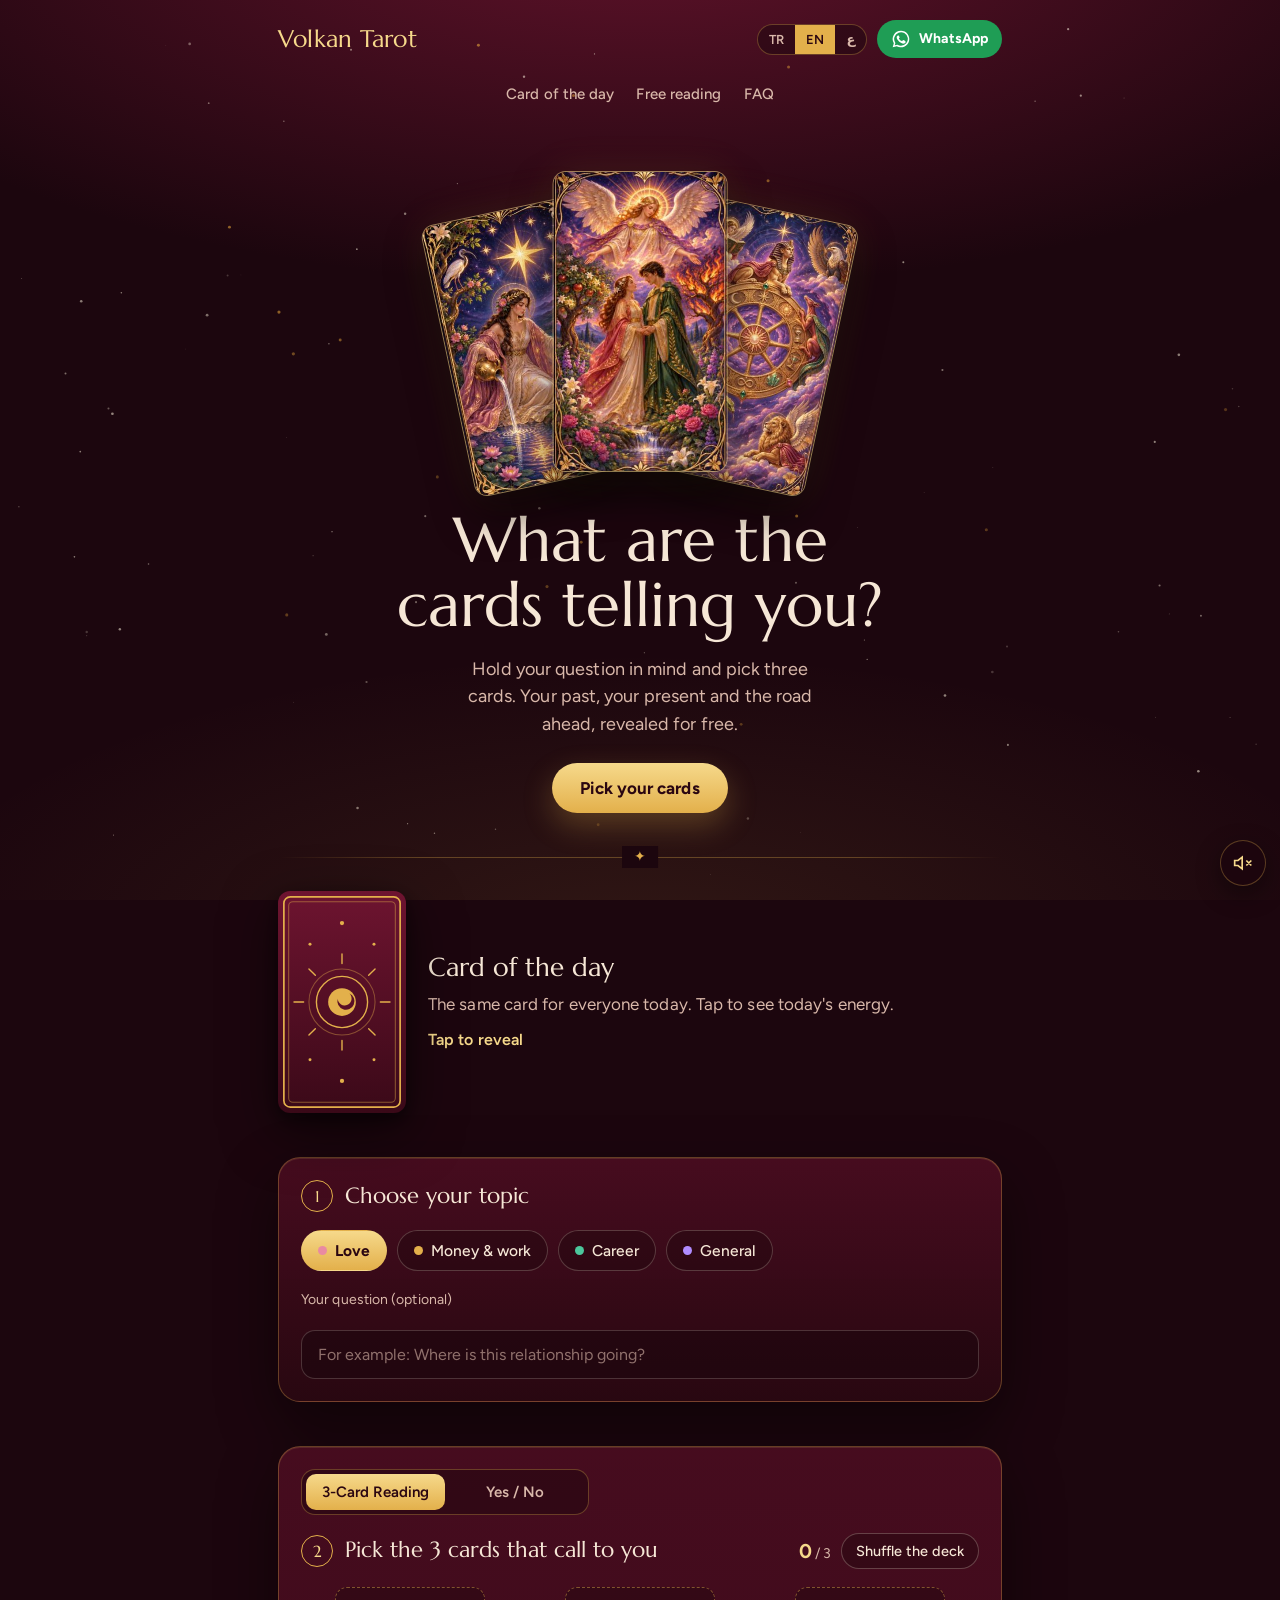
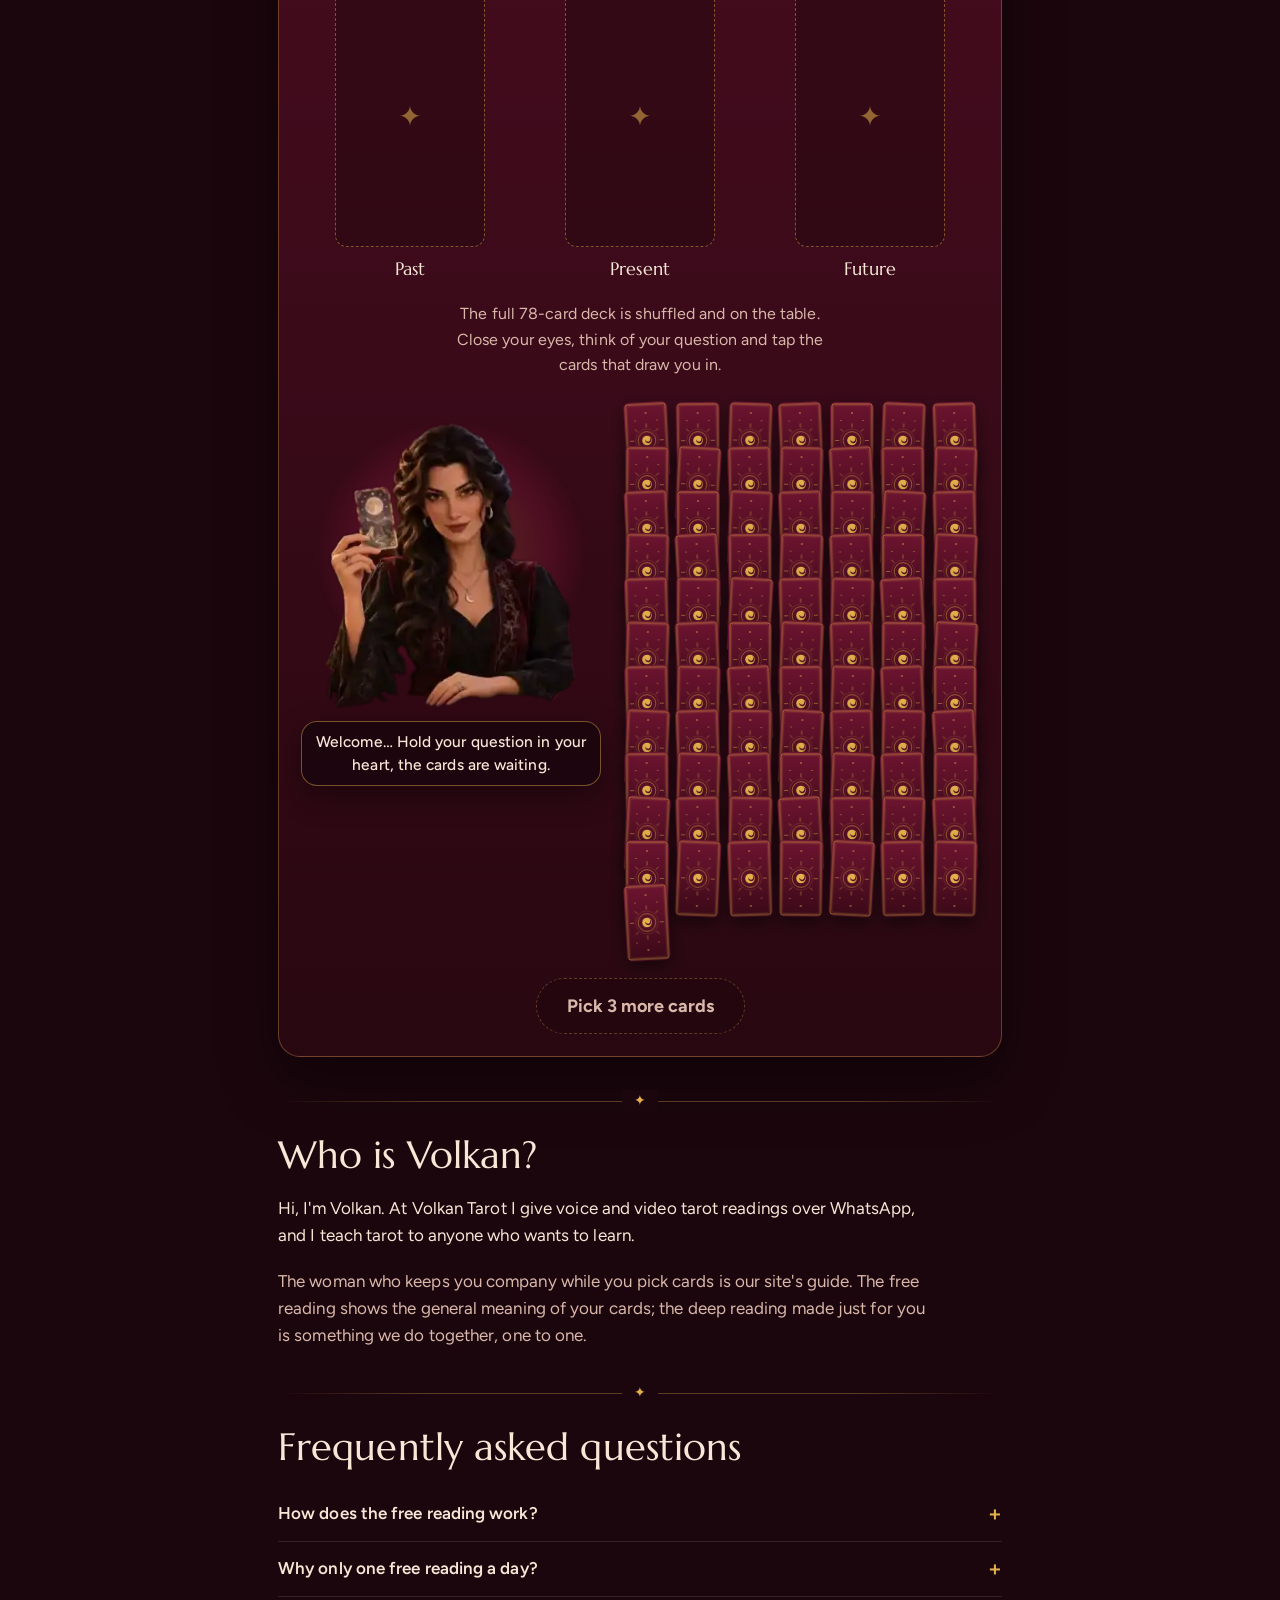
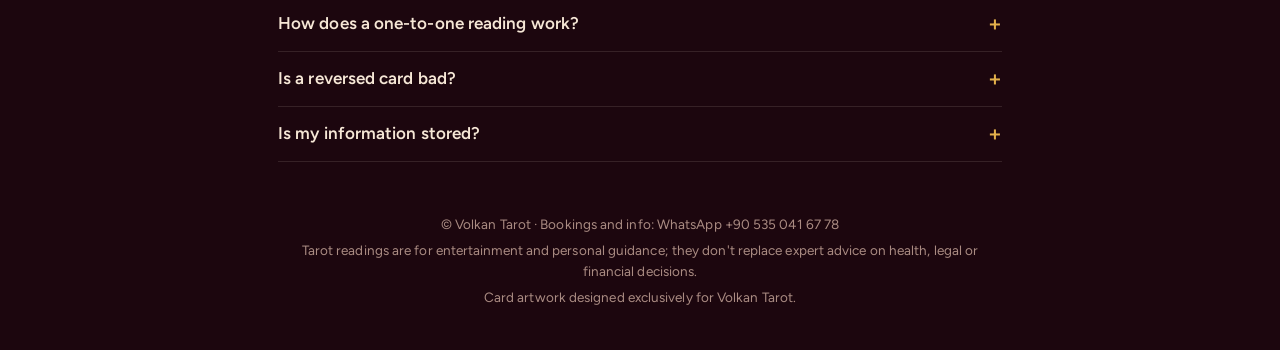
<file: kart/index.html>
<!DOCTYPE html>
<html lang="tr">
<head>
<meta charset="utf-8">
<meta name="viewport" content="width=device-width, initial-scale=1">
<title>Volkan Tarot Ücretsiz Kart Açılımı</title>
<meta name="description" content="Sorunu düşün, 78 kartlık desteden üç kart seç. Geçmişin, bugünün ve önündeki yol ücretsiz açılsın.">
<meta property="og:type" content="website">
<meta property="og:site_name" content="Volkan Tarot">
<meta property="og:title" content="Volkan Tarot · Ücretsiz Kart Açılımı">
<meta property="og:description" content="Sorunu düşün, 78 kartlık desteden üç kart seç. Geçmişin, bugünün ve önündeki yol ücretsiz açılsın.">
<meta property="og:url" content="https://volkantarot.github.io/kart/">
<meta property="og:image" content="https://volkantarot.github.io/og.jpg">
<meta property="og:image:width" content="1200">
<meta property="og:image:height" content="630">
<meta property="og:locale" content="tr_TR">
<meta name="twitter:card" content="summary_large_image">
<link rel="icon" href="/favicon.svg" type="image/svg+xml">
<link rel="icon" href="/favicon-48.png" sizes="48x48" type="image/png">
<link rel="apple-touch-icon" href="/apple-touch-icon.png">
<meta name="theme-color" content="#3d0a19">
<link rel="stylesheet" href="fx.css">
<script src="fx.js" defer></script>
<link rel="preconnect" href="https://fonts.googleapis.com">
<link rel="preconnect" href="https://fonts.gstatic.com" crossorigin>
<link href="https://fonts.googleapis.com/css2?family=Cinzel:wght@500;600;700&family=Lora:ital,wght@0,400;0,500;0,600;1,400;1,500&family=Figtree:wght@400;500;700&family=Amiri:ital,wght@0,400;0,700;1,400&family=Cairo:wght@400;600;700&display=swap" rel="stylesheet">
<style>
:root{
  /* Gece mürekkebi zemin, safran altın vurgu, gül ve zümrüt yardımcı; tek tema: mum ışığında masa */
  --ink:#0a0817;
  --ink-2:#151131;
  --saffron:#e8bd5a;
  --rose:#e07a98;
  --emerald:#41c9a2;
  --paper:#f8f2e6;
  --muted:#d2c8e2;
  --font-display:"Cinzel", "Times New Roman", serif;
  --font-serif:"Lora", Georgia, serif;
  --font-body:"Figtree", system-ui, -apple-system, "Segoe UI", sans-serif;
  color-scheme:dark;
}
*{box-sizing:border-box}
html,body{margin:0}
body{
  background:var(--ink);
  background-image:
    radial-gradient(900px 500px at 15% -10%, rgba(239,90,122,.28), transparent 60%),
    radial-gradient(800px 520px at 100% 10%, rgba(47,195,154,.20), transparent 60%),
    radial-gradient(900px 600px at 50% 110%, rgba(244,178,62,.18), transparent 60%);
  background-attachment:fixed;
  color:var(--paper);
  font-family:var(--font-body);
  line-height:1.5;
  min-height:100%;
}
canvas#stars{position:fixed;inset:0;width:100%;height:100%;pointer-events:none;z-index:0}
.wrap{position:relative;z-index:1;max-width:980px;margin:0 auto;padding:20px 16px 48px;display:flex;flex-direction:column;gap:28px}
header.top{display:flex;align-items:center;justify-content:space-between;gap:12px;flex-wrap:wrap}
.brand{font-family:var(--font-display);font-size:20px;letter-spacing:.06em;color:var(--saffron);text-decoration:none}
.brand small{display:block;font-family:var(--font-body);font-size:11px;letter-spacing:.24em;color:var(--muted);text-transform:uppercase}
.wa-mini{display:inline-flex;align-items:center;gap:8px;padding:8px 14px;border-radius:999px;border:1px solid rgba(47,195,154,.6);color:var(--emerald);text-decoration:none;font-weight:700;font-size:14px}
.wa-mini:hover{background:rgba(47,195,154,.12)}
.hero{text-align:center;display:flex;flex-direction:column;gap:12px;align-items:center}
.hero h1{font-family:var(--font-display);font-size:clamp(30px,7vw,58px);line-height:1.08;margin:0;text-wrap:balance;
  background:linear-gradient(100deg,var(--saffron) 10%,#ffd98a 40%,var(--rose) 75%);-webkit-background-clip:text;background-clip:text;color:transparent}
.hero p{font-family:var(--font-serif);font-size:clamp(19px,3.4vw,24px);color:var(--muted);margin:0;max-width:34ch}
.panel{background:linear-gradient(180deg,rgba(26,20,48,.85),rgba(13,10,26,.85));border:1px solid rgba(244,178,62,.25);border-radius:22px;padding:20px;display:flex;flex-direction:column;gap:16px;box-shadow:0 20px 60px rgba(0,0,0,.35)}
.step{display:flex;align-items:center;gap:10px;font-weight:700;font-size:13px;letter-spacing:.14em;text-transform:uppercase;color:var(--saffron)}
.step b{display:grid;place-items:center;width:26px;height:26px;border-radius:50%;background:var(--saffron);color:var(--ink);font-size:13px;letter-spacing:0}
.chips{display:flex;flex-wrap:wrap;gap:10px}
.chip{appearance:none;border:1px solid rgba(251,241,220,.25);background:transparent;color:var(--paper);padding:10px 16px;border-radius:999px;font:500 15px var(--font-body);cursor:pointer;display:flex;gap:8px;align-items:center;transition:transform .15s, background .15s, border-color .15s}
.chip:hover{transform:translateY(-1px);border-color:var(--saffron)}
.chip[aria-pressed="true"]{background:var(--saffron);color:var(--ink);border-color:var(--saffron);font-weight:700}
.chip .dot{width:9px;height:9px;border-radius:50%}
label.q{font-size:14px;color:var(--muted)}
#question{width:100%;padding:14px 16px;border-radius:14px;border:1px solid rgba(251,241,220,.22);background:rgba(13,10,26,.6);color:var(--paper);font:400 16px var(--font-body)}
#question:focus{outline:2px solid var(--saffron);outline-offset:2px}
.slots{display:grid;grid-template-columns:repeat(3,1fr);gap:12px}
.slot{display:flex;flex-direction:column;align-items:center;gap:8px}
.slot .label{font-family:var(--font-serif);font-style:italic;font-size:18px;color:var(--muted)}
.slot .frame{width:100%;max-width:150px;aspect-ratio:300/520;border-radius:12px;border:1.5px dashed rgba(244,178,62,.4);display:grid;place-items:center;color:rgba(244,178,62,.6);font-size:28px;position:relative;perspective:900px}
.slot.filled .frame{border-style:solid;border-color:transparent}
.flip{position:absolute;inset:0;transform-style:preserve-3d;transition:transform .9s cubic-bezier(.2,.8,.2,1)}
.flip.open{transform:rotateY(180deg)}
.face{position:absolute;inset:0;border-radius:12px;backface-visibility:hidden;-webkit-backface-visibility:hidden;overflow:hidden}
.face.front{transform:rotateY(180deg);background:#efe6cf}
.face.front img{width:100%;height:100%;object-fit:cover;display:block}
.face.front.rev img{transform:rotate(180deg)}
.back{background-color:#2a1d52;
  background-image:
    radial-gradient(circle at 50% 50%, rgba(244,178,62,.9) 0 7%, transparent 7.5%),
    radial-gradient(circle at 50% 50%, transparent 0 20%, rgba(244,178,62,.55) 20.5% 21.5%, transparent 22%),
    repeating-conic-gradient(from 0deg at 50% 50%, rgba(239,90,122,.55) 0 10deg, transparent 10deg 20deg),
    linear-gradient(160deg,#3a1f63,#1b1440 55%,#3d1534);
  border:2px solid var(--saffron);box-shadow:inset 0 0 0 4px #1b1440, inset 0 0 0 5px rgba(244,178,62,.6)}
.deck-head{display:flex;justify-content:space-between;align-items:center;gap:12px;flex-wrap:wrap}
.deckNote{margin:0;font-family:var(--font-serif);font-style:italic;font-size:18px;color:var(--muted);text-align:center}
.counter{font-size:14px;color:var(--muted)}
.counter strong{color:var(--saffron);font-size:18px}
.btn-ghost{appearance:none;background:transparent;border:1px solid rgba(251,241,220,.25);color:var(--paper);padding:8px 14px;border-radius:999px;font:500 14px var(--font-body);cursor:pointer}
.btn-ghost:hover{border-color:var(--saffron)}
.deck{display:grid;grid-template-columns:repeat(auto-fill,minmax(44px,1fr));gap:7px;padding:6px 2px}
.dcard{appearance:none;padding:0;border-radius:6px;aspect-ratio:300/520;cursor:pointer;transition:transform .25s cubic-bezier(.2,.8,.2,1), box-shadow .25s, opacity .3s;box-shadow:0 6px 14px rgba(0,0,0,.4);animation:deal .6s both}
.dcard:hover,.dcard:focus-visible{transform:translateY(-8px) rotate(-2deg);box-shadow:0 14px 26px rgba(244,178,62,.35)}
.dcard:focus-visible{outline:2px solid var(--saffron);outline-offset:3px}
.dcard.taken{opacity:0;pointer-events:none;transform:translateY(-30px) scale(.8)}
.deck.locked .dcard{cursor:default}
@keyframes deal{from{opacity:0;transform:translateY(18px) rotate(6deg)}to{opacity:1;transform:none}}
.cta-main{appearance:none;border:0;cursor:pointer;padding:16px 26px;border-radius:999px;font:700 18px var(--font-body);color:var(--ink);
  background:linear-gradient(100deg,var(--saffron),#ffd98a 50%,var(--rose));box-shadow:0 10px 30px rgba(244,178,62,.35);align-self:center;transition:transform .15s, filter .15s}
.cta-main:hover{transform:translateY(-2px)}
.cta-main:disabled{filter:grayscale(.8) brightness(.6);cursor:not-allowed;transform:none;box-shadow:none}
.reading{display:flex;flex-direction:column;gap:14px}
.rcard{display:grid;grid-template-columns:72px 1fr;gap:14px;align-items:start;padding:14px;border-radius:16px;background:rgba(251,241,220,.05);border-left:4px solid var(--c,var(--saffron))}
.rcard img{width:72px;border-radius:8px;display:block}
.rcard img.rev{transform:rotate(180deg)}
.rcard h3{margin:0;font-family:var(--font-serif);font-size:24px;line-height:1.1}
.rcard .pos{font-size:12px;letter-spacing:.18em;text-transform:uppercase;color:var(--c,var(--saffron));font-weight:700}
.pill{display:inline-block;margin-left:6px;padding:2px 8px;border-radius:999px;font-size:11px;font-weight:700;letter-spacing:.06em;vertical-align:middle}
.pill.up{background:rgba(47,195,154,.18);color:var(--emerald)}
.pill.rv{background:rgba(239,90,122,.18);color:var(--rose)}
.rcard p{margin:8px 0 0;color:#eadfca;line-height:1.6}
.summary{padding:18px;border-radius:16px;background:linear-gradient(135deg,rgba(244,178,62,.14),rgba(239,90,122,.12));border:1px solid rgba(244,178,62,.35)}
.summary h3{margin:0 0 6px;font-family:var(--font-serif);font-size:24px;color:var(--saffron)}
.summary p{margin:0 0 8px;color:var(--paper)}.summary p:last-child{margin-bottom:0}
.rcard p strong{color:var(--paper);font-weight:600}
.teaser{font-family:var(--font-serif);font-style:italic;font-size:21px;line-height:1.35;color:var(--paper);text-align:center;max-width:40ch;align-self:center;margin:4px 0}
.wa-big{display:flex;align-items:center;justify-content:center;gap:12px;text-decoration:none;padding:18px 22px;border-radius:18px;background:linear-gradient(100deg,#1fa982,#2fc39a);color:#05261c;font:700 19px var(--font-body);box-shadow:0 12px 34px rgba(47,195,154,.35);animation:pulse 2.4s ease-in-out infinite}
.wa-big:hover{filter:brightness(1.06)}
@keyframes pulse{0%,100%{box-shadow:0 12px 34px rgba(47,195,154,.30)}50%{box-shadow:0 12px 44px rgba(47,195,154,.6)}}
.wa-note{text-align:center;font-size:14px;color:var(--muted)}
.wa-note strong{color:var(--paper);white-space:nowrap}
.limit{padding:12px 14px;border-radius:12px;background:rgba(239,90,122,.12);border:1px solid rgba(239,90,122,.4);font-size:15px}
.perks{display:grid;grid-template-columns:repeat(auto-fit,minmax(200px,1fr));gap:12px}
.perk{padding:16px;border-radius:16px;background:rgba(251,241,220,.04);border:1px solid rgba(251,241,220,.1)}
.perk h4{margin:0 0 4px;font-family:var(--font-serif);font-size:22px;color:var(--saffron)}
.perk p{margin:0;font-size:15px;color:var(--muted)}
footer{font-size:12.5px;color:var(--muted);text-align:center;display:flex;flex-direction:column;gap:4px}
.hidden{display:none !important}
svg.i{width:20px;height:20px;flex:none}
@media (max-width:480px){
  .panel{padding:16px;border-radius:18px}
  .deck{grid-template-columns:repeat(auto-fill,minmax(32px,1fr));gap:5px}
  .rcard{grid-template-columns:60px 1fr}.rcard img{width:60px}
}
@media (prefers-reduced-motion:reduce){
  *{animation:none !important;transition:none !important}
}
.lang{display:inline-flex;border:1px solid rgba(244,178,62,.5);border-radius:999px;overflow:hidden}
.lang button{appearance:none;border:0;background:transparent;color:var(--paper);font:700 13px var(--font-body);padding:8px 12px;cursor:pointer;letter-spacing:.06em}
.lang button[aria-pressed="true"]{background:var(--saffron);color:var(--ink)}
.lang button:focus-visible{outline:2px solid var(--paper);outline-offset:-3px}
@media (max-width:400px){.wa-mini span,.brand small{display:none}.wa-mini{padding:8px 10px}}
.host{position:relative;width:min(340px,82vw);display:flex;flex-direction:column;align-items:center;gap:0;margin:6px auto 4px}
.host-frame{position:relative;width:100%;aspect-ratio:3/4;border-radius:170px 170px 22px 22px;overflow:hidden;border:2px solid var(--saffron);
  box-shadow:0 0 0 6px rgba(244,178,62,.12),0 24px 60px rgba(0,0,0,.55);transition:box-shadow .8s}
.host-img{width:100%;height:100%;object-fit:cover;display:block;transform-origin:30% 35%;animation:breathe 5.5s ease-in-out infinite}
@keyframes breathe{0%,100%{transform:scale(1.02) translateY(0)}50%{transform:scale(1.045) translateY(-4px)}}
.glow{position:absolute;border-radius:50%;pointer-events:none;mix-blend-mode:screen}
.glow.candle{left:-6%;top:47%;width:30%;height:22%;opacity:.5;background:radial-gradient(circle,rgba(255,190,90,.45),rgba(255,140,40,.25) 45%,transparent 70%);animation:flicker 1.7s infinite}
@keyframes flicker{0%,100%{opacity:.45}45%{opacity:.6}}
.glow.moon{right:4%;top:2%;width:26%;height:20%;background:radial-gradient(circle,rgba(230,235,255,.55),transparent 65%);animation:moonp 6s ease-in-out infinite}
@keyframes moonp{0%,100%{opacity:.5}50%{opacity:.9}}
.glow.cardglow{left:12%;top:20%;width:28%;height:25%;background:radial-gradient(circle,rgba(255,215,130,.95),rgba(244,178,62,.35) 40%,transparent 70%);opacity:0;transition:opacity .6s}
.sparks{position:absolute;inset:0;width:100%;height:100%;pointer-events:none}
.bubble{position:relative;margin-top:-26px;max-width:92%;padding:12px 16px;border-radius:16px;background:rgba(13,10,26,.92);border:1px solid rgba(244,178,62,.55);
  font-family:var(--font-serif);font-style:italic;font-size:19px;line-height:1.3;color:var(--paper);text-align:center;box-shadow:0 10px 30px rgba(0,0,0,.4);transition:transform .4s,opacity .4s}
.bubble.pop{animation:pop .5s cubic-bezier(.2,1.4,.4,1)}
@keyframes pop{0%{transform:scale(.9);opacity:.3}100%{transform:scale(1);opacity:1}}
.host[data-state="ready"] .glow.cardglow{opacity:.5;animation:moonp 1.6s ease-in-out infinite}
.host[data-state="reveal"] .host-img{animation:lean 2.2s cubic-bezier(.3,.7,.2,1) forwards}
@keyframes lean{0%{transform:scale(1.03)}35%{transform:scale(1.16) translate(4%,4%) rotate(-1deg)}100%{transform:scale(1.08) translate(1.5%,1.5%)}}
.host[data-state="reveal"] .glow.cardglow{opacity:1;animation:burst 2.2s ease-out forwards}
@keyframes burst{0%{transform:scale(.6);opacity:0}25%{transform:scale(1.6);opacity:1}100%{transform:scale(1.1);opacity:.55}}
.host[data-state="reveal"] .host-frame,.host[data-state="done"] .host-frame{box-shadow:0 0 0 6px rgba(244,178,62,.25),0 0 50px rgba(244,178,62,.45),0 24px 60px rgba(0,0,0,.55)}
.host[data-state="done"] .host-img{transform:scale(1.08) translate(1.5%,1.5%);animation:breathe2 5.5s ease-in-out infinite}
@keyframes breathe2{0%,100%{transform:scale(1.08) translate(1.5%,1.5%)}50%{transform:scale(1.1) translate(1.5%,1%)}}
.host[data-state="done"] .glow.cardglow{opacity:.55}
@media (prefers-reduced-motion:reduce){.host-img{transform:scale(1.03)}}
.tablewrap{display:grid;grid-template-columns:minmax(140px,45%) 1fr;gap:14px;align-items:start}
.hostcol{position:sticky;top:12px;z-index:2}
.tablewrap .host{width:100%;margin:0}
.tablewrap .host-frame{border-radius:120px 120px 16px 16px}
.tablewrap .bubble{margin-top:-18px;max-width:100%;font-size:16px;padding:9px 11px}
@media (min-width:760px){.tablewrap{grid-template-columns:300px 1fr;gap:22px}.tablewrap .bubble{font-size:18px}}
@media (max-width:480px){.tablewrap{gap:10px}.tablewrap .deck{grid-template-columns:repeat(5,1fr);gap:4px}.tablewrap .bubble{font-size:14.5px;line-height:1.25}}
.host-frame{position:relative;width:100%;aspect-ratio:360/400;overflow:visible!important;border:0!important;border-radius:0!important;box-shadow:none!important;background:none}
.host-img{position:relative;z-index:1;width:100%;height:100%;object-fit:contain;animation:float 6s ease-in-out infinite!important;transform-origin:50% 100%}
@keyframes float{0%,100%{transform:translateY(0)}50%{transform:translateY(-6px)}}
.aura{position:absolute;inset:-6% -10% 0 -10%;z-index:0;border-radius:50%;background:radial-gradient(closest-side,rgba(244,178,62,.28),rgba(239,90,122,.14) 55%,transparent 75%);animation:aura 4s ease-in-out infinite}
@keyframes aura{0%,100%{opacity:.75;transform:scale(1)}50%{opacity:1;transform:scale(1.05)}}
.host-frame .glow.cardglow{z-index:2;left:6%;top:16%;width:32%;height:30%}
.sparks{z-index:3}
.tablewrap .bubble{margin-top:-8px}
.host[data-state="reveal"] .host-img{animation:float 6s ease-in-out infinite!important;filter:drop-shadow(0 0 18px rgba(244,178,62,.6))}
.host[data-state="done"] .host-img{transform:none;filter:drop-shadow(0 0 10px rgba(244,178,62,.35))}
.host[data-state="reveal"] .aura{animation:burst 2.2s ease-out forwards}

.top-r{display:flex;gap:10px;align-items:center}
.subnav{display:flex;gap:6px;overflow-x:auto;scrollbar-width:none;margin:-10px 0 -8px;padding:2px}
.subnav::-webkit-scrollbar{display:none}
.subnav a{flex:none;color:var(--muted);text-decoration:none;font-size:13.5px;font-weight:500;padding:6px 12px;border-radius:999px;border:1px solid rgba(251,241,220,.12)}
.subnav a:hover,.subnav a:focus-visible{color:var(--paper);border-color:var(--saffron)}
.muted{color:var(--muted)}.small{font-size:13.5px}
.sec-h{margin:0;font-family:var(--font-serif);font-size:clamp(26px,5vw,34px);color:var(--saffron);line-height:1.1;text-wrap:balance}
.panel p{margin:0}
/* günün kartı */
.daily{flex-direction:row;align-items:center;gap:20px}
.daily-card{flex:none;width:120px;aspect-ratio:300/520;position:relative;perspective:900px;cursor:pointer;border-radius:12px}
.daily-card:focus-visible{outline:2px solid var(--saffron);outline-offset:4px}
.daily-card .flip{position:absolute;inset:0;transform-style:preserve-3d;transition:transform .9s cubic-bezier(.2,.8,.2,1)}
.daily-card .flip.open{transform:rotateY(180deg)}
.daily-card .face.front img.rev{transform:rotate(180deg)}
.daily-card:not(:has(.open)) .back{animation:pulseb 2.4s ease-in-out infinite}
@keyframes pulseb{0%,100%{box-shadow:inset 0 0 0 4px #1b1440, inset 0 0 0 5px rgba(244,178,62,.6),0 0 0 rgba(244,178,62,0)}50%{box-shadow:inset 0 0 0 4px #1b1440, inset 0 0 0 5px rgba(244,178,62,.6),0 0 26px rgba(244,178,62,.55)}}
.daily-text{display:flex;flex-direction:column;gap:8px;min-width:0}
.daily-text h3{margin:0;font-family:var(--font-serif);font-size:26px}
.tapnote{font-family:var(--font-serif);font-style:italic;font-size:19px;color:var(--saffron)}
#dailyBody{display:flex;flex-direction:column;gap:8px}
.btn-wa-sm{align-self:flex-start;display:inline-flex;align-items:center;gap:8px;padding:9px 14px;border-radius:999px;background:rgba(47,195,154,.16);border:1px solid rgba(47,195,154,.6);color:var(--emerald);font-weight:700;font-size:14px;text-decoration:none}
.btn-wa-sm:hover{background:rgba(47,195,154,.26)}
/* modlar */
.modes{display:flex;gap:8px;flex-wrap:wrap}
.mode{appearance:none;display:inline-flex;align-items:center;gap:6px;border:1px solid rgba(251,241,220,.22);background:transparent;color:var(--paper);padding:9px 14px;border-radius:12px;font:600 14.5px var(--font-body);cursor:pointer;text-decoration:none}
.mode[aria-selected="true"]{background:linear-gradient(100deg,var(--saffron),#ffd98a);color:var(--ink);border-color:transparent}
.mode.locked{color:var(--muted);border-style:dashed}
.mode.locked:hover{color:var(--paper);border-color:var(--rose)}
.lk{width:14px;height:14px}
.deck-tools{display:flex;gap:10px;align-items:center}
.slots.one{grid-template-columns:1fr;justify-items:center}
.slots.one .slot{width:min(170px,50%)}
.deck.shuffling .dcard{transition:transform .5s cubic-bezier(.5,0,.3,1),opacity .5s;transform:translate(var(--sx,0),var(--sy,0)) rotate(8deg) scale(.9);opacity:.6}
.deck.shuffling .dcard:nth-child(odd){--sx:30px;--sy:-10px}.deck.shuffling .dcard:nth-child(even){--sx:-30px;--sy:10px}
.limit p+p{margin-top:6px}
.cd strong{font-variant-numeric:tabular-nums;color:var(--saffron);font-size:18px;letter-spacing:.04em}
/* sonuç */
.codebar{align-self:flex-start;font-size:14px;color:var(--muted);padding:6px 12px;border-radius:999px;border:1px solid rgba(244,178,62,.35)}
.codebar strong{color:var(--saffron);font-variant-numeric:tabular-nums;letter-spacing:.06em}
.actions{display:flex;gap:10px;flex-wrap:wrap;justify-content:center}
.actions .btn-ghost{display:inline-flex;align-items:center;gap:8px;text-decoration:none;padding:10px 16px}
.yn{text-align:center;padding:20px;border-radius:18px;background:rgba(251,241,220,.05);border:1px solid rgba(251,241,220,.14)}
.yn span{display:block;font-size:12px;letter-spacing:.2em;text-transform:uppercase;color:var(--muted);font-weight:700}
.yn strong{display:block;font-family:var(--font-display);font-size:clamp(48px,12vw,76px);line-height:1.1;margin:6px 0}
.yn.yes strong{color:var(--emerald)}.yn.no strong{color:var(--rose)}.yn.maybe strong{color:var(--saffron)}
.yn p{color:var(--paper);font-family:var(--font-serif);font-size:20px;font-style:italic}
/* geçmiş */
.hist{list-style:none;margin:0;padding:0;display:flex;flex-direction:column;gap:10px}
.hist li{display:grid;grid-template-columns:auto 1fr auto;gap:12px;align-items:center;padding:10px;border-radius:14px;background:rgba(251,241,220,.04);border:1px solid rgba(251,241,220,.1)}
.hthumbs{display:flex;gap:3px}.hthumbs img{width:26px;border-radius:4px}.hthumbs img.rev{transform:rotate(180deg)}
.hmeta{display:flex;flex-direction:column;gap:2px;min-width:0;font-size:13.5px}.hmeta span{color:var(--muted)}
.hnames{white-space:nowrap;overflow:hidden;text-overflow:ellipsis}
.btn-ghost.sm{padding:6px 12px;font-size:13px}
/* paketler */
.pk-grid{display:grid;grid-template-columns:repeat(auto-fit,minmax(200px,1fr));gap:12px}
.pk{display:flex;flex-direction:column;gap:8px;padding:16px;border-radius:16px;background:rgba(251,241,220,.04);border:1px solid rgba(251,241,220,.1)}
.pk h4{margin:0;font-family:var(--font-serif);font-size:22px;color:var(--paper)}
.pk p{color:var(--muted);font-size:15px;flex:1}
.pk-ic{width:36px;height:36px;display:grid;place-items:center;border-radius:50%;background:rgba(244,178,62,.15);color:var(--saffron);font-size:18px}
.about p{max-width:65ch;font-size:16.5px}
/* sözlük */
#dictSearch{width:100%;padding:12px 14px;border-radius:12px;border:1px solid rgba(251,241,220,.22);background:rgba(13,10,26,.6);color:var(--paper);font:400 16px var(--font-body)}
#dictSearch:focus{outline:2px solid var(--saffron);outline-offset:2px}
.dict-grid{display:grid;grid-template-columns:repeat(auto-fill,minmax(250px,1fr));gap:8px;max-height:640px;overflow-y:auto;padding-inline-end:4px}
.dcard-i{border-radius:12px;background:rgba(251,241,220,.04);border:1px solid rgba(251,241,220,.1);padding:8px 10px}
.dcard-i summary{display:flex;align-items:center;gap:10px;cursor:pointer;list-style:none;font-weight:600}
.dcard-i summary::-webkit-details-marker{display:none}
.dcard-i summary img{width:34px;border-radius:4px}
.dcard-i p{margin:8px 0 0;font-size:14.5px;line-height:1.5}
.dcard-i[open]{border-color:rgba(244,178,62,.45)}
/* SSS */
.faq{border-bottom:1px solid rgba(251,241,220,.12);padding:12px 0}
.faq summary{cursor:pointer;font-weight:600;font-size:16.5px;list-style:none;display:flex;justify-content:space-between;gap:12px}
.faq summary::-webkit-details-marker{display:none}
.faq summary::after{content:"+";color:var(--saffron);font-size:22px;line-height:1}
.faq[open] summary::after{content:"–"}
.faq p{margin:8px 0 0;color:var(--muted);max-width:65ch}
/* ses ve modal */
.sound{position:fixed;right:14px;bottom:14px;z-index:20;width:46px;height:46px;border-radius:50%;border:1px solid rgba(244,178,62,.6);background:rgba(13,10,26,.85);color:var(--saffron);display:grid;place-items:center;cursor:pointer;box-shadow:0 8px 24px rgba(0,0,0,.4)}
.sound .on{display:none}.sound[aria-pressed="true"] .on{display:block}.sound[aria-pressed="true"] .off{display:none}
[dir="rtl"] .sound{right:auto;left:14px}
.modal{position:fixed;inset:0;z-index:30;background:rgba(5,3,12,.8);display:grid;place-items:center;padding:16px}
.modal-box{width:min(420px,100%);max-height:92vh;overflow:auto;background:var(--ink-2);border:1px solid rgba(244,178,62,.4);border-radius:20px;padding:18px;display:flex;flex-direction:column;gap:12px;text-align:center}
.modal-box h3{margin:0;font-family:var(--font-serif);font-size:24px;color:var(--saffron)}
#shareImg{width:100%;border-radius:12px;-webkit-touch-callout:default}
/* Arapça */
:root[lang="ar"] body{font-family:"Cairo",var(--font-body)}
:root[lang="ar"] .hero p,:root[lang="ar"] .bubble,:root[lang="ar"] .teaser,:root[lang="ar"] .slot .label,:root[lang="ar"] .deckNote,:root[lang="ar"] .tapnote,:root[lang="ar"] .yn p{font-family:"Amiri",serif;font-style:normal}
:root[lang="ar"] .rcard h3,:root[lang="ar"] .summary h3,:root[lang="ar"] .sec-h,:root[lang="ar"] .pk h4,:root[lang="ar"] .daily-text h3,:root[lang="ar"] .perk h4{font-family:"Amiri",serif}
:root[lang="ar"] .hero h1{font-family:"Amiri",serif;font-weight:700}
:root[lang="ar"] .step,:root[lang="ar"] .rcard .pos{letter-spacing:0}
:root[lang="ar"] .pill{margin-left:0;margin-right:6px}
@media (max-width:480px){.daily{gap:14px}.daily-card{width:96px}.daily-text h3{font-size:22px}.hist li{grid-template-columns:auto 1fr}.hist li .btn-ghost{grid-column:1/-1}}

/* ---- okunabilirlik ve yeni görünüm ---- */
body{font-size:17px;line-height:1.6;letter-spacing:.005em;
  background-image:radial-gradient(1000px 600px at 50% -10%, rgba(120,90,200,.28), transparent 65%),radial-gradient(900px 600px at 50% 110%, rgba(232,189,90,.12), transparent 60%)!important}
.hero h1{font-family:var(--font-display);font-weight:700;letter-spacing:.02em;font-size:clamp(30px,7.4vw,56px)!important;
  background-image:linear-gradient(180deg,#fff3d1 0%,#e8bd5a 70%,#c99a3a 100%)!important;-webkit-background-clip:text!important;background-clip:text!important;-webkit-text-fill-color:transparent;color:transparent}
.hero p{font-family:var(--font-body)!important;font-style:normal!important;font-size:18px!important;color:var(--muted)!important;max-width:36ch}
.brand{font-family:var(--font-display)!important;font-weight:700;font-size:21px!important}
.panel{background:linear-gradient(180deg,rgba(24,19,54,.86),rgba(12,10,26,.86))!important;border:1px solid rgba(232,189,90,.22)!important;border-radius:20px!important;box-shadow:0 18px 50px rgba(0,0,0,.35)!important}
.step{font-size:13.5px!important;letter-spacing:.12em!important}
.slot .label,.deckNote,.tapnote{font-family:var(--font-body)!important;font-style:normal!important}
.slot .label{font-size:15px!important;font-weight:600;color:var(--paper)!important}
.deckNote{font-size:16px!important;color:var(--muted)!important}
.tapnote{font-size:16px!important;font-weight:600;color:var(--saffron)!important}
.bubble{font-family:var(--font-body)!important;font-style:normal!important;font-size:15.5px!important;line-height:1.45!important;font-weight:500;background:rgba(10,8,23,.94)!important;border-color:rgba(232,189,90,.5)!important}
.rcard{background:rgba(255,255,255,.045)!important;padding:16px!important}
.rcard h3{font-family:var(--font-serif)!important;font-weight:600;font-size:23px!important}
.rcard p{font-size:16.5px!important;line-height:1.7!important;color:#efe7f7!important}
.rcard p strong{color:#fff;font-weight:600}
.summary h3,.daily-text h3,.sec-h,.modal-box h3{font-family:var(--font-serif)!important;font-weight:600}
.summary p{font-size:16.5px;line-height:1.7}
.teaser{font-family:var(--font-serif)!important;font-style:italic;font-size:19px!important;line-height:1.5!important}
.yn p{font-family:var(--font-body)!important;font-style:normal!important;font-size:17px!important}
.yn strong{font-family:var(--font-display)!important}
.pill{font-size:11.5px!important;padding:3px 9px!important}
.faq summary{font-size:17px!important}.faq p{font-size:16px;line-height:1.65}
footer{font-size:13.5px!important;line-height:1.6}
/* yeni kart arkası */
.back,.dcard.back,.face.back{
  background:#141033 url("data:image/svg+xml,%3Csvg xmlns='http://www.w3.org/2000/svg' viewBox='0 0 120 208'%3E%3Cdefs%3E%3ClinearGradient id='g' x1='0' y1='0' x2='0' y2='1'%3E%3Cstop offset='0' stop-color='%23241c58'/%3E%3Cstop offset='1' stop-color='%230d0a24'/%3E%3C/linearGradient%3E%3C/defs%3E%3Crect width='120' height='208' fill='url(%23g)'/%3E%3Crect x='6' y='6' width='108' height='196' rx='6' fill='none' stroke='%23e8bd5a' stroke-width='1.4'/%3E%3Crect x='10' y='10' width='100' height='188' rx='4' fill='none' stroke='%23e8bd5a' stroke-opacity='.45' stroke-width='.7'/%3E%3Cg fill='none' stroke='%23e8bd5a' stroke-width='1.1'%3E%3Ccircle cx='60' cy='104' r='26'/%3E%3Ccircle cx='60' cy='104' r='19' stroke-opacity='.5'/%3E%3Cpath d='M60 64v-14M60 158v-14M34 104h-14M100 104h-14M41.6 85.6l-9-9M78.4 122.4l9 9M78.4 85.6l9-9M41.6 122.4l-9 9'/%3E%3C/g%3E%3Cpath d='M66 96a10 10 0 1 0 0 16a12 12 0 1 1 0-16z' fill='%23e8bd5a'/%3E%3Cg fill='%23f8f2e6'%3E%3Ccircle cx='28' cy='34' r='1.2'/%3E%3Ccircle cx='92' cy='30' r='1'/%3E%3Ccircle cx='60' cy='26' r='1.6'/%3E%3Ccircle cx='30' cy='176' r='1'/%3E%3Ccircle cx='90' cy='180' r='1.3'/%3E%3Ccircle cx='60' cy='184' r='1.6'/%3E%3C/g%3E%3C/svg%3E") center/100% 100% no-repeat!important;
  border:0!important;box-shadow:0 6px 16px rgba(0,0,0,.45)!important}
.dcard{border-radius:7px!important}
.dcard:hover,.dcard:focus-visible{box-shadow:0 12px 26px rgba(232,189,90,.35)!important}
.face{border-radius:10px!important}
.slot .frame{border-color:rgba(232,189,90,.35)!important}
.daily-card:not(:has(.open)) .back{animation:none}
.daily-card{filter:drop-shadow(0 0 18px rgba(232,189,90,.25))}
.chip[aria-pressed="true"],.mode[aria-selected="true"]{background:linear-gradient(180deg,#f3d48a,#e8bd5a)!important;color:#1a1300!important}
.cta-main{background:linear-gradient(180deg,#f3d48a,#e8bd5a 60%,#cf9f3d)!important;color:#1a1300!important;font-size:18px!important;box-shadow:0 10px 30px rgba(232,189,90,.35)!important}
.aura{background:radial-gradient(closest-side,rgba(232,189,90,.24),rgba(130,100,220,.16) 55%,transparent 75%)!important}
:root[lang="ar"] .bubble,:root[lang="ar"] .slot .label,:root[lang="ar"] .deckNote,:root[lang="ar"] .tapnote,:root[lang="ar"] .hero p{font-family:"Cairo",sans-serif!important}

/* ---- Tek Soru 400 TL ---- */
.pq-head{display:flex;justify-content:space-between;align-items:flex-start;gap:12px;flex-wrap:wrap}
.pq-price{flex:none;font-family:var(--font-display);font-weight:700;font-size:26px;color:#1a1300;background:linear-gradient(180deg,#f3d48a,#e8bd5a);padding:6px 16px;border-radius:999px;white-space:nowrap}
#paid{border-color:rgba(232,189,90,.55)!important;box-shadow:0 0 0 1px rgba(232,189,90,.15),0 18px 50px rgba(0,0,0,.35),0 0 60px rgba(232,189,90,.12)!important}
.pq-form{display:flex;flex-direction:column;gap:6px}
.pq-form label{font-size:14px;color:var(--muted);margin-top:8px}
.pq-in{width:100%;padding:13px 15px;border-radius:14px;border:1px solid rgba(251,241,220,.22);background:rgba(13,10,26,.6);color:var(--paper);font:400 16px var(--font-body);color-scheme:dark}
textarea.pq-in{min-height:100px;resize:vertical}
.pq-in:focus{outline:2px solid var(--saffron);outline-offset:2px}
.pq-err{color:var(--rose);font-size:14px;min-height:20px}
#pqDeck{grid-template-columns:repeat(7,minmax(0,1fr));max-width:520px;margin:0 auto;width:100%}
#pqDeck.locked .dcard:not(.taken){opacity:.3;pointer-events:none}
.pq-sum{border-inline-start:3px solid var(--emerald);padding:4px 14px;color:var(--muted)}
.pq-sum strong{color:var(--paper)}
.pq-thumbs{display:flex;gap:8px;justify-content:center}.pq-thumbs img{width:64px;border-radius:7px;box-shadow:0 6px 16px rgba(0,0,0,.45)}.pq-thumbs img.rev{transform:rotate(180deg)}
.pq-bank{display:grid;gap:4px;padding:16px;border-radius:16px;background:rgba(251,241,220,.05);border:1px dashed rgba(232,189,90,.55)}
.pq-bank .k{font-size:13px;color:var(--muted)}
.pq-bank .v{font-weight:700;font-size:clamp(15px,3.8vw,19px);margin-bottom:6px;word-break:break-word}
#pqIban{font-family:ui-monospace,Menlo,Consolas,monospace;letter-spacing:.02em}
#pqCode{font-family:var(--font-display);font-size:24px;color:var(--saffron);letter-spacing:.06em}
.pq-how{margin:0;padding-inline-start:20px;display:flex;flex-direction:column;gap:6px}
.pq-row{display:flex;gap:10px;justify-content:center;flex-wrap:wrap}
.pq-promo{align-self:center;display:inline-flex;align-items:center;gap:8px;text-decoration:none;padding:12px 18px;border-radius:999px;border:1px solid var(--saffron);color:var(--saffron);font-weight:700}
.pq-promo:hover{background:rgba(232,189,90,.12)}
.subnav a.hot{color:#1a1300;background:linear-gradient(180deg,#f3d48a,#e8bd5a);border-color:transparent;font-weight:700}
@media (max-width:480px){#pqDeck{grid-template-columns:repeat(7,minmax(0,1fr));gap:4px}.pq-price{font-size:21px}}
</style>
<link rel="stylesheet" href="tema.css">
</head>
<body>
<canvas id="stars" aria-hidden="true"></canvas>
<div class="wrap">
  <header class="top">
    <a class="brand" href="#read">Volkan Tarot<small data-i="brandSub"></small></a>
    <div class="top-r">
      <div class="lang" role="group" aria-label="Dil / Language / اللغة">
        <button type="button" data-lang="tr" aria-pressed="true">TR</button>
        <button type="button" data-lang="en" aria-pressed="false">EN</button>
        <button type="button" data-lang="ar" aria-pressed="false">ع</button>
      </div>
      <a class="wa-mini" id="waTop" href="https://wa.me/905350416778" target="_blank" rel="noopener">
        <svg class="i" viewBox="0 0 24 24" fill="currentColor" aria-hidden="true"><path d="M12 2a10 10 0 0 0-8.6 15.1L2 22l5-1.3A10 10 0 1 0 12 2Zm0 18.2a8.2 8.2 0 0 1-4.2-1.2l-.3-.2-3 .8.8-2.9-.2-.3A8.2 8.2 0 1 1 12 20.2Zm4.5-6.1c-.2-.1-1.5-.7-1.7-.8s-.4-.1-.6.1-.7.8-.8 1-.3.2-.5.1a6.7 6.7 0 0 1-3.3-2.9c-.2-.4.2-.4.7-1.3.1-.2 0-.3 0-.4l-.8-1.8c-.2-.5-.4-.4-.6-.4h-.5a1 1 0 0 0-.7.3 3 3 0 0 0-.9 2.2 5.2 5.2 0 0 0 1.1 2.7 11.8 11.8 0 0 0 4.5 4c1.7.7 2.3.8 3.2.6a2.7 2.7 0 0 0 1.8-1.3 2.2 2.2 0 0 0 .2-1.3c-.1-.1-.3-.2-.5-.3Z"/></svg>
        <span>WhatsApp</span>
      </a>
    </div>
  </header>

  <nav class="subnav" aria-label="Bölümler">
    <a href="#paid" class="hot" data-i="navPaid"></a><a href="#daily" data-i="navDaily"></a><a href="#read" data-i="navRead"></a><a href="#faq" data-i="navFaq"></a>
  </nav>

  <section class="hero">
    <div class="hero-fan stack" aria-hidden="true"><img src="cards/m17.jpg" alt="" width="300" height="520"><img src="cards/m06.jpg" alt="" width="300" height="520" fetchpriority="high"><img src="cards/m10.jpg" alt="" width="300" height="520"></div>
    <h1 data-i="h1"></h1>
    <p data-i="heroP"></p>
    <a class="hero-cta" href="#setup" data-i="heroCta">Kartlarını seç</a>
  </section>

  <section class="panel daily" id="daily" aria-labelledby="dailyH">
    <div class="daily-card" id="dailyCard" role="button" tabindex="0">
      <div class="flip" id="dailyFlip"><div class="face back"></div><div class="face front"><img id="dailyImg" alt=""></div></div>
    </div>
    <div class="daily-text">
      <div class="step"><span data-i="dailyH" id="dailyH"></span></div>
      <p class="muted" data-i="dailyP" id="dailyP"></p>
      <p class="tapnote" id="dailyTap" data-i="dailyTap"></p>
      <div id="dailyBody" class="hidden">
        <h3 id="dailyName"></h3>
        <p id="dailyMean"></p>
        <a class="btn-wa-sm" id="dailyWa" target="_blank" rel="noopener" href="#"><span data-i="dailyCta"></span></a>
      </div>
    </div>
  </section>

  <section class="panel" id="setup" aria-labelledby="s1">
    <div class="step" id="s1"><b>1</b> <span data-i="step1"></span></div>
    <div class="chips" role="group">
      <button class="chip" type="button" data-topic="love" aria-pressed="true"><span class="dot" style="background:var(--rose)"></span><span data-i="t_love"></span></button>
      <button class="chip" type="button" data-topic="money" aria-pressed="false"><span class="dot" style="background:var(--saffron)"></span><span data-i="t_money"></span></button>
      <button class="chip" type="button" data-topic="career" aria-pressed="false"><span class="dot" style="background:var(--emerald)"></span><span data-i="t_career"></span></button>
      <button class="chip" type="button" data-topic="general" aria-pressed="false"><span class="dot" style="background:#b18cff"></span><span data-i="t_general"></span></button>
    </div>
    <label class="q" for="question" data-i="qLabel"></label>
    <input id="question" type="text" maxlength="140">
  </section>

  <section class="panel" id="read" aria-labelledby="s2">
    <div class="modes" role="tablist">
      <button type="button" class="mode" role="tab" data-mode="three" aria-selected="true" data-i="mode3"></button>
      <button type="button" class="mode" role="tab" data-mode="yn" aria-selected="false" data-i="modeYN"></button>
    </div>
    <div class="deck-head">
      <div class="step" id="s2"><b>2</b> <span id="stepTitle"></span></div>
      <div class="deck-tools">
        <span class="counter"><strong id="count">0</strong> / <span id="need">3</span></span>
        <button class="btn-ghost" type="button" id="shuffle" data-i="shuffle"></button>
      </div>
    </div>
    <div class="slots" id="slots" aria-live="polite"></div>
    <p class="deckNote" id="deckNote"></p>
    <div class="tablewrap">
      <div class="hostcol">
        <div class="host" id="host" data-state="idle">
          <div class="host-frame">
            <span class="aura"></span>
            <img class="host-img" src="host.webp" alt="" width="360" height="400">
            <span class="glow cardglow"></span>
            <canvas class="sparks" id="sparks"></canvas>
          </div>
          <div class="bubble" id="bubble" aria-live="polite"></div>
        </div>
      </div>
      <div class="deck" id="deck"></div>
    </div>
    <div id="limitBox" class="limit hidden"><p data-i="limit"></p><p class="cd"><span data-i="nextIn"></span>: <strong id="cd">--:--:--</strong></p></div>
    <button class="cta-main" id="reveal" type="button" disabled></button>
  </section>

  <section class="panel hidden" id="result" aria-labelledby="s3">
    <div class="step" id="s3"><b>3</b> <span data-i="step3"></span></div>
    <div class="codebar"><span data-i="codeLabel"></span> <strong id="codeVal"></strong></div>
    <div class="reading" id="reading"></div>
    <div class="actions">
      <button class="btn-ghost" type="button" id="shareBtn"><svg class="i" viewBox="0 0 24 24" fill="none" stroke="currentColor" stroke-width="2" aria-hidden="true"><path d="M4 12v7a2 2 0 0 0 2 2h12a2 2 0 0 0 2-2v-7M16 6l-4-4-4 4M12 2v14"/></svg><span data-i="shareBtn"></span></button>
      <a class="btn-ghost" id="friendBtn" target="_blank" rel="noopener" href="#"><svg class="i" viewBox="0 0 24 24" fill="none" stroke="currentColor" stroke-width="2" aria-hidden="true"><path d="M16 21v-2a4 4 0 0 0-4-4H6a4 4 0 0 0-4 4v2M9 11a4 4 0 1 0 0-8 4 4 0 0 0 0 8M19 8v6M22 11h-6"/></svg><span data-i="friendBtn"></span></a>
    </div>
    <p class="teaser" data-i="teaser"></p>
    <a class="wa-big" id="waBig" href="https://wa.me/905350416778" target="_blank" rel="noopener">
      <svg class="i" style="width:26px;height:26px" viewBox="0 0 24 24" fill="currentColor" aria-hidden="true"><path d="M12 2a10 10 0 0 0-8.6 15.1L2 22l5-1.3A10 10 0 1 0 12 2Zm0 18.2a8.2 8.2 0 0 1-4.2-1.2l-.3-.2-3 .8.8-2.9-.2-.3A8.2 8.2 0 1 1 12 20.2Zm4.5-6.1c-.2-.1-1.5-.7-1.7-.8s-.4-.1-.6.1-.7.8-.8 1-.3.2-.5.1a6.7 6.7 0 0 1-3.3-2.9c-.2-.4.2-.4.7-1.3.1-.2 0-.3 0-.4l-.8-1.8c-.2-.5-.4-.4-.6-.4h-.5a1 1 0 0 0-.7.3 3 3 0 0 0-.9 2.2 5.2 5.2 0 0 0 1.1 2.7 11.8 11.8 0 0 0 4.5 4c1.7.7 2.3.8 3.2.6a2.7 2.7 0 0 0 1.8-1.3 2.2 2.2 0 0 0 .2-1.3c-.1-.1-.3-.2-.5-.3Z"/></svg>
      <span data-i="waBig"></span>
    </a>
    <p class="wa-note"><span data-i="waNote"></span> <strong dir="ltr">0535 041 67 78</strong></p>
    <a class="pq-promo" href="#paid" data-i="pqPromo"></a>
  </section>


  <section class="panel" id="paid" aria-labelledby="pqH">
    <div class="pq-head">
      <h2 class="sec-h" id="pqH" data-i="pqH"></h2>
      <span class="pq-price" data-i="pqPrice"></span>
    </div>
    <p class="muted" data-i="pqP"></p>

    <div id="pq1">
      <form class="pq-form" id="pqForm" novalidate>
        <div class="step"><b>1</b> <span data-i="pqS1"></span></div>
        <label for="pqNameIn" data-i="pqName"></label>
        <input class="pq-in" id="pqNameIn" autocomplete="given-name" maxlength="40">
        <label for="pqBirthIn" data-i="pqBirth"></label>
        <input class="pq-in" id="pqBirthIn" type="date">
        <label for="pqQIn" data-i="pqQ"></label>
        <textarea class="pq-in" id="pqQIn" maxlength="400"></textarea>
        <div class="pq-err" id="pqErr" aria-live="polite"></div>
        <button class="cta-main" type="submit" data-i="pqNext"></button>
      </form>
    </div>

    <div id="pq2" class="hidden" style="display:flex;flex-direction:column;gap:16px">
      <div class="deck-head">
        <div class="step"><b>2</b> <span data-i="pqS2"></span></div>
        <button class="btn-ghost" type="button" id="pqShuffle" data-i="pqReshuffle"></button>
      </div>
      <div class="slots" id="pqSlots" aria-live="polite"></div>
      <div class="deck" id="pqDeck"></div>
      <button class="cta-main" id="pqToPay" type="button" disabled></button>
      <button class="btn-ghost" id="pqEditBtn" type="button" style="align-self:center" data-i="pqEdit"></button>
    </div>

    <div id="pq3" class="hidden" style="display:flex;flex-direction:column;gap:16px">
      <div class="step"><b>3</b> <span data-i="pqS3"></span></div>
      <div class="pq-thumbs" id="pqThumbs"></div>
      <div class="pq-sum" id="pqSum"></div>
      <div class="pq-bank">
        <span class="k" data-i="pqTo"></span><span class="v" id="pqTo"></span>
        <span class="k">IBAN</span><span class="v" id="pqIban" dir="ltr"></span>
        <span class="k" data-i="pqAmt"></span><span class="v" data-i="pqPrice"></span>
        <span class="k" data-i="pqCodeL"></span><span class="v" id="pqCode" dir="ltr"></span>
        <div class="pq-row">
          <button class="btn-ghost" type="button" id="pqCopyI" data-i="pqCopyI"></button>
          <button class="btn-ghost" type="button" id="pqCopyC" data-i="pqCopyC"></button>
        </div>
      </div>
      <ol class="pq-how"><li data-i="pqHow1"></li><li data-i="pqHow2"></li><li data-i="pqHow3"></li></ol>
      <a class="wa-big" id="pqWa" href="https://wa.me/905350416778" target="_blank" rel="noopener"><span data-i="pqWa"></span></a>
      <p class="wa-note"><span data-i="pqWaNote"></span> <strong dir="ltr">0535 041 67 78</strong></p>
      <button class="btn-ghost" id="pqBackBtn" type="button" style="align-self:center" data-i="pqBack"></button>
    </div>
  </section>
  <section class="panel hidden" id="history" aria-labelledby="hH">
    <div class="step"><span data-i="historyH" id="hH"></span></div>
    <p class="muted small" data-i="historyP"></p>
    <ul class="hist" id="histList"></ul>
  </section>


  <section class="panel about" id="about" aria-labelledby="abH">
    <h2 class="sec-h" data-i="aboutH" id="abH"></h2>
    <p data-i="aboutP1"></p>
    <p class="muted" data-i="aboutP2"></p>
  </section>


  <section class="panel" id="faq" aria-labelledby="fH">
    <h2 class="sec-h" data-i="faqH" id="fH"></h2>
    <div id="faqList"></div>
  </section>

  <footer>
    <span data-i="f1"></span>
    <span data-i="f2"></span>
    <span data-i="f3"></span>
  </footer>
</div>

<button type="button" class="sound" id="soundBtn" aria-pressed="false">
  <svg class="i on" viewBox="0 0 24 24" fill="none" stroke="currentColor" stroke-width="2" aria-hidden="true"><path d="M11 5 6 9H2v6h4l5 4V5ZM15.5 8.5a5 5 0 0 1 0 7M19 5a10 10 0 0 1 0 14"/></svg>
  <svg class="i off" viewBox="0 0 24 24" fill="none" stroke="currentColor" stroke-width="2" aria-hidden="true"><path d="M11 5 6 9H2v6h4l5 4V5ZM22 9l-6 6M16 9l6 6"/></svg>
</button>

<div class="modal hidden" id="shareModal" role="dialog" aria-modal="true" aria-labelledby="shH">
  <div class="modal-box">
    <h3 id="shH" data-i="shareH"></h3>
    <img id="shareImg" alt="">
    <p class="muted small" data-i="shareTip"></p>
    <div class="actions">
      <button class="btn-ghost" type="button" id="copyLink" data-i="copyLink"></button>
      <button class="btn-ghost" type="button" id="closeShare" data-i="close"></button>
    </div>
  </div>
</div>
<script src="data.js"></script>
<script src="data_ar.js"></script>
<script src="i18n_base.js"></script>
<script src="i18n_ext.js"></script>
<script>UI.tr.heroCta="Kartlarını seç";UI.en.heroCta="Pick your cards";UI.ar.heroCta="اختر بطاقاتك";</script>
<script src="paid.js"></script>
<script src="app.js"></script>
</body>
</html>

<style>#paid,.pq-promo,a[href="#paid"]{display:none!important}</style>
</file>
<file: kart/fx.css>
/* Volkan Tarot — profesyonel hareket katmanı (fx) */

/* 1) Deste: kartlar masaya serilmiş gibi üst üste biner, sayfa kısalır */
.deck.fx-stack{padding-bottom:var(--ov,0px)}
.deck.fx-stack .dcard{position:relative;margin-bottom:calc(var(--ov,0px) * -1);rotate:var(--rot,0deg);
  transition:translate .28s cubic-bezier(.2,.8,.2,1),box-shadow .28s,opacity .3s,filter .28s;
  box-shadow:0 -2px 0 rgba(232,189,90,.25),0 8px 16px rgba(0,0,0,.45)}
.deck.fx-stack .dcard:hover,.deck.fx-stack .dcard:focus-visible{translate:0 -14px;z-index:3;filter:brightness(1.12);
  box-shadow:0 0 0 1px rgba(232,189,90,.7),0 16px 30px rgba(232,189,90,.35)}
.deck.fx-stack.locked .dcard:hover{translate:none;filter:none}

/* 2) Kart açılınca etrafında altın parlama */
.slot .frame.fx-glow{animation:fxGlow 1.6s ease-out both}
@keyframes fxGlow{0%{box-shadow:0 0 0 0 rgba(232,189,90,0)}25%{box-shadow:0 0 0 3px rgba(255,217,138,.9),0 0 38px 8px rgba(232,189,90,.55)}100%{box-shadow:0 0 0 1px rgba(232,189,90,.45),0 0 22px 2px rgba(232,189,90,.22)}}

/* 3) Başlıkta yavaş geçen altın ışık */
.hero h1.fx-shine{background-image:linear-gradient(100deg,#e8bd5a 0%,#fff3d1 18%,#e8bd5a 30%,#c99a3a 50%,#e8bd5a 70%,#fff3d1 82%,#e8bd5a 100%)!important;
  background-size:300% 100%!important;animation:fxShine 7s ease-in-out infinite}
@keyframes fxShine{0%,25%{background-position:100% 0}75%,100%{background-position:0 0}}

/* 4) Kaydırınca bölümlerin yumuşakça belirmesi */
.fx-hide{opacity:0;translate:0 26px}
.fx-in{opacity:1;translate:0 0;transition:opacity .7s ease,translate .7s cubic-bezier(.2,.8,.2,1)}

/* 5) Sonuçtaki WhatsApp butonu: hafif nabız */
.wa-big.fx-pulse{animation:fxPulse 2.6s ease-in-out infinite}
@keyframes fxPulse{0%,100%{box-shadow:0 12px 34px rgba(47,195,154,.35),0 0 0 0 rgba(47,195,154,.45)}50%{box-shadow:0 12px 34px rgba(47,195,154,.45),0 0 0 12px rgba(47,195,154,0)}}

@media (prefers-reduced-motion:reduce){
  .hero h1.fx-shine,.wa-big.fx-pulse,.slot .frame.fx-glow{animation:none}
  .fx-hide{translate:none}
}
</file>
<file: kart/tema.css>
/* Volkan Tarot — tema: şarap kadife ve altın (bağlantı sayfası ve Instagram kapaklarıyla aynı kimlik)
   Renkler: gece şarabı #1c060e · kadife #3d0a19 · kağıt #f6e7d6 · soluk gül #d9b8aa · altın #e3b04b / #f6d98b · WhatsApp #1f9d55
   Yazı: Marcellus başlıklar ve kart adları, Figtree metin */
@import url("https://fonts.googleapis.com/css2?family=Marcellus&display=swap");

:root{
  --wine-0:#1c060e; --wine-1:#2a0812; --wine-2:#3d0a19; --wine-3:#5a0f26;
  --paper:#f6e7d6; --muted:#d9b8aa; --gold:#e3b04b; --gold-2:#f6d98b; --line:rgba(227,176,75,.32);
  --saffron:#e3b04b; --rose:#e98aa2; --emerald:#4cc79c; --ink:#2a0611; --ink-2:#2a0812;
  --wa:#1f9d55;
  --font-display:"Marcellus","Cinzel",Georgia,serif;
  --font-serif:"Marcellus",Georgia,serif;
  --font-body:"Figtree",system-ui,-apple-system,"Segoe UI",sans-serif;
}

/* zemin */
html,body{overflow-x:clip}
body{background-color:var(--wine-0)!important;
  background-image:radial-gradient(120% 70% at 50% -10%,rgba(122,23,53,.75),transparent 60%),
                   radial-gradient(90% 50% at 50% 105%,rgba(227,176,75,.10),transparent 65%)!important;
  background-attachment:fixed;color:var(--paper);font-size:17px;line-height:1.6}
canvas#stars{opacity:.55}
.wrap{max-width:760px!important;gap:44px!important;padding:16px 18px 64px!important}
::selection{background:rgba(227,176,75,.35)}
a,button,input,summary{-webkit-tap-highlight-color:transparent}
:focus-visible{outline:2px solid var(--gold-2)!important;outline-offset:3px}

/* üst bar */
header.top{padding:4px 0 0}
.brand{font-family:var(--font-display)!important;font-weight:400!important;font-size:24px!important;letter-spacing:.01em!important;color:var(--gold-2)!important}
.brand small{display:none}
.lang{border:1px solid var(--line)!important;background:rgba(28,6,14,.5)}
.lang button{font:600 13px var(--font-body)!important;padding:7px 11px!important;color:var(--muted)!important;letter-spacing:0!important}
.lang button[aria-pressed="true"]{background:var(--gold)!important;color:var(--ink)!important}
.wa-mini{background:var(--wa);border:0!important;color:#fff!important;padding:8px 14px!important}
.wa-mini:hover{background:#188a49!important}
.subnav{gap:22px!important;margin:-26px 0 -18px!important;justify-content:center}
.subnav a{border:0!important;padding:4px 0!important;border-radius:0!important;font-size:15px!important;color:var(--muted)!important;
  background:none!important;border-bottom:1px solid transparent!important}
.subnav a:hover,.subnav a:focus-visible{color:var(--paper)!important;border-bottom-color:var(--gold)!important}

/* açılış: üç kart yelpazesi */
.hero{gap:18px!important;padding-top:6px}
.hero-fan{position:relative;width:min(360px,84%);height:clamp(240px,68vw,320px);margin:6px auto 18px}
.hero-fan img{position:absolute;bottom:0;left:50%;width:44%;height:auto;aspect-ratio:300/520;object-fit:cover;border-radius:12px;
  box-shadow:0 0 0 1px rgba(246,217,139,.55),0 22px 40px rgba(0,0,0,.55),0 0 40px rgba(227,176,75,.12);
  transform-origin:50% 110%;translate:-50% 0;transition:rotate 1.1s cubic-bezier(.2,.8,.2,1),translate 1.1s cubic-bezier(.2,.8,.2,1)}
.hero-fan img:nth-child(1){rotate:-12deg;translate:-100% 3%}
.hero-fan img:nth-child(3){rotate:12deg;translate:0% 3%}
.hero-fan img:nth-child(2){z-index:2;width:48%}
.hero-fan.stack img{rotate:0deg!important;translate:-50% 0!important}
.hero h1{font-family:var(--font-display)!important;font-weight:400!important;letter-spacing:0!important;line-height:1.05!important;
  font-size:clamp(36px,10vw,62px)!important;max-width:12ch;color:var(--paper)!important;-webkit-text-fill-color:var(--paper)!important;
  background:none!important;text-wrap:balance}
.hero h1.fx-shine{animation:none!important}
.hero p{font-size:18px!important;line-height:1.55!important;color:var(--muted)!important;max-width:32ch!important}
.hero-cta{display:inline-flex;align-items:center;justify-content:center;gap:10px;margin-top:6px;padding:15px 28px;border-radius:999px;
  background:linear-gradient(180deg,var(--gold-2),var(--gold));color:var(--ink);font:700 17px var(--font-body);text-decoration:none;
  box-shadow:0 12px 30px rgba(227,176,75,.28)}
.hero-cta:hover{filter:brightness(1.05)}

/* bölümler: açılım masası kadife, diğerleri sade */
.panel{background:linear-gradient(180deg,rgba(74,13,32,.92),rgba(42,8,18,.94))!important;border:1px solid var(--line)!important;
  border-radius:22px!important;box-shadow:inset 0 1px 0 rgba(246,217,139,.12),0 24px 60px rgba(0,0,0,.45)!important;padding:22px!important;gap:18px!important}
.panel.daily,.panel.about,#faq,#history{background:none!important;border:0!important;box-shadow:none!important;padding:34px 0 0!important;border-radius:0!important;position:relative}
.panel.daily::before,.panel.about::before,#faq::before,#history::before{content:"";position:absolute;top:0;left:0;right:0;height:1px;
  background:linear-gradient(90deg,transparent,var(--line) 20%,var(--line) 80%,transparent)}
.panel.daily::after,.panel.about::after,#faq::after,#history::after{content:"✦";position:absolute;top:-11px;left:50%;translate:-50% 0;
  padding:0 12px;background:var(--wine-0);color:var(--gold);font-size:14px;line-height:22px}

/* başlıklar ve adımlar */
.sec-h{font-family:var(--font-display)!important;font-weight:400!important;color:var(--paper)!important;font-size:clamp(28px,6.4vw,38px)!important;line-height:1.1}
.step{font-family:var(--font-display)!important;font-size:22px!important;font-weight:400!important;letter-spacing:0!important;text-transform:none!important;
  color:var(--paper)!important;gap:12px!important;line-height:1.2}
.step b{width:32px!important;height:32px!important;background:none!important;border:1px solid var(--gold);color:var(--gold-2)!important;
  font:400 16px var(--font-display)!important}
.daily .step{font-size:26px!important}

/* günün kartı */
.daily{gap:22px!important;align-items:center!important}
.daily-card{width:128px!important;filter:drop-shadow(0 16px 26px rgba(0,0,0,.5))!important}
.daily-text .muted{color:var(--muted)}
.tapnote{color:var(--gold-2)!important;font-weight:600}
.daily-text h3{font-family:var(--font-display)!important;font-weight:400!important}
.btn-wa-sm{background:var(--wa)!important;border:0!important;color:#fff!important}

/* konu ve soru */
.chips{gap:10px!important}
.chip{border:1px solid rgba(246,231,214,.22)!important;background:rgba(28,6,14,.35)!important;color:var(--paper)!important;padding:10px 16px!important;font:500 15.5px var(--font-body)!important}
.chip:hover{border-color:var(--gold)!important;transform:none!important}
.chip[aria-pressed="true"]{background:linear-gradient(180deg,var(--gold-2),var(--gold))!important;color:var(--ink)!important;border-color:transparent!important;font-weight:700!important}
.q{color:var(--muted);font-size:15px}
#question{width:100%;padding:14px 16px!important;border-radius:14px!important;border:1px solid rgba(246,231,214,.2)!important;background:rgba(28,6,14,.55)!important;
  color:var(--paper)!important;font:400 16px var(--font-body)!important}
#question::placeholder{color:rgba(217,184,170,.6)}
#question:focus{outline:2px solid var(--gold)!important;outline-offset:2px;border-color:transparent!important}

/* mod seçimi: iki parçalı anahtar */
.modes{display:inline-grid!important;grid-template-columns:1fr 1fr;gap:0!important;padding:4px;border-radius:14px;border:1px solid var(--line);background:rgba(28,6,14,.45);align-self:flex-start}
.mode{border:0!important;border-radius:10px!important;padding:9px 16px!important;justify-content:center;color:var(--muted)!important;font:600 15px var(--font-body)!important}
.mode[aria-selected="true"]{background:linear-gradient(180deg,var(--gold-2),var(--gold))!important;color:var(--ink)!important}

/* sayaç, karıştır */
.counter{color:var(--muted)!important}
.counter strong{color:var(--gold-2)!important;font-weight:700;font-size:20px!important}
.btn-ghost{border:1px solid rgba(246,231,214,.25)!important;color:var(--paper)!important;font:500 14.5px var(--font-body)!important;background:rgba(28,6,14,.35)!important}
.btn-ghost:hover{border-color:var(--gold)!important}

/* yuvalar */
.slot .frame{border:1px dashed rgba(227,176,75,.45)!important;border-radius:12px!important;color:rgba(227,176,75,.55)!important;background:rgba(28,6,14,.35)}
.slot.filled .frame{border-color:transparent!important;background:none}
.slot .label{font-family:var(--font-display)!important;font-weight:400!important;font-size:18px!important;color:var(--paper)!important}
.face{border-radius:12px!important;box-shadow:0 14px 28px rgba(0,0,0,.5)}
.face.front{background:#2a0812!important}
.deckNote{color:var(--muted)!important;font-size:16px!important;max-width:40ch;align-self:center}

/* kart arkası: şarap zemin, altın güneş-ay */
.back,.dcard.back,.face.back{
  background:#3d0a19 url("data:image/svg+xml,%3Csvg xmlns='http://www.w3.org/2000/svg' viewBox='0 0 120 208'%3E%3Cdefs%3E%3ClinearGradient id='g' x1='0' y1='0' x2='0' y2='1'%3E%3Cstop offset='0' stop-color='%236e1430'/%3E%3Cstop offset='1' stop-color='%233a0918'/%3E%3C/linearGradient%3E%3C/defs%3E%3Crect width='120' height='208' fill='url(%23g)'/%3E%3Crect x='5.5' y='5.5' width='109' height='197' rx='6' fill='none' stroke='%23e3b04b' stroke-width='1.6'/%3E%3Crect x='10' y='10' width='100' height='188' rx='4' fill='none' stroke='%23e3b04b' stroke-opacity='.45'/%3E%3Cg transform='translate(60 104)' fill='none' stroke='%23e3b04b'%3E%3Ccircle r='24' stroke-width='1.3'/%3E%3Ccircle r='31' stroke-opacity='.4'/%3E%3Cg stroke-width='1.3' stroke-linecap='round'%3E%3Cpath d='M0-36v-9M0 36v9M-36 0h-9M36 0h9M25 25l6 6M-25-25l-6-6M25-25l6-6M-25 25l-6 6'/%3E%3C/g%3E%3Ccircle r='13' fill='%23e3b04b' stroke='none'/%3E%3Cpath d='M-4-3a8 8 0 1 0 11-5a6.5 6.5 0 1 1-11 5z' fill='%235a0f26' stroke='none'/%3E%3C/g%3E%3Cg fill='%23e3b04b'%3E%3Ccircle cx='60' cy='30' r='2'/%3E%3Ccircle cx='60' cy='178' r='2'/%3E%3Ccircle cx='30' cy='50' r='1.4'/%3E%3Ccircle cx='90' cy='50' r='1.4'/%3E%3Ccircle cx='30' cy='158' r='1.4'/%3E%3Ccircle cx='90' cy='158' r='1.4'/%3E%3C/g%3E%3C/svg%3E") center/100% 100% no-repeat!important;
  border:0!important}
.dcard{border-radius:6px!important}

/* rehber ve konuşma balonu */
.bubble{background:rgba(28,6,14,.94)!important;border:1px solid rgba(227,176,75,.45)!important;color:var(--paper)!important;font:500 15.5px/1.45 var(--font-body)!important}
.aura{background:radial-gradient(closest-side,rgba(227,176,75,.24),rgba(122,23,53,.35) 55%,transparent 75%)!important}

/* ana buton */
.cta-main{background:linear-gradient(180deg,var(--gold-2),var(--gold))!important;color:var(--ink)!important;font:700 18px var(--font-body)!important;
  padding:16px 30px!important;box-shadow:0 12px 30px rgba(227,176,75,.28)!important}
.cta-main:disabled{filter:none!important;background:rgba(28,6,14,.4)!important;color:var(--muted)!important;border:1px dashed var(--line)!important;box-shadow:none!important}
.limit{background:rgba(233,138,162,.1)!important;border-color:rgba(233,138,162,.4)!important}

/* sonuç */
.codebar{border-color:var(--line)!important;color:var(--muted)!important}
.codebar strong{color:var(--gold-2)!important}
.reading{display:flex;flex-direction:column;gap:14px}
.rcard{background:rgba(246,231,214,.045)!important;border-left-width:3px!important;border-radius:14px!important;padding:16px!important}
.rcard img{border-radius:8px!important;box-shadow:0 10px 20px rgba(0,0,0,.45)}
.rcard .pos{letter-spacing:0!important;text-transform:none!important;font:600 14px var(--font-body)!important}
.rcard h3{font-family:var(--font-display)!important;font-weight:400!important;font-size:26px!important;line-height:1.15;margin-top:2px!important}
.rcard p{color:#eedccb!important}
.rcard p strong{color:var(--paper)!important}
.pill{letter-spacing:0!important;font-weight:600!important}
.pill.up{background:rgba(76,199,156,.16)!important;color:var(--emerald)!important}
.pill.rv{background:rgba(233,138,162,.16)!important;color:var(--rose)!important}
.summary{background:rgba(227,176,75,.07)!important;border:1px solid var(--line)!important;border-radius:14px!important}
.summary h3{font-family:var(--font-display)!important;font-weight:400!important;color:var(--gold-2)!important;font-size:24px!important}
.yn{background:rgba(246,231,214,.045)!important;border-color:var(--line)!important}
.yn span{letter-spacing:0!important;text-transform:none!important;font-size:15px!important}
.yn strong{font-family:var(--font-display)!important;font-weight:400!important}
.teaser{font-family:var(--font-display)!important;font-style:normal!important;font-size:22px!important;color:var(--paper)!important}
.wa-big{background:var(--wa)!important;color:#fff!important;border-radius:16px!important;box-shadow:0 14px 34px rgba(31,157,85,.35)!important}
.wa-big:hover{background:#188a49!important;filter:none!important}
@keyframes fxPulse{0%,100%{box-shadow:0 14px 34px rgba(31,157,85,.35),0 0 0 0 rgba(31,157,85,.45)}50%{box-shadow:0 14px 34px rgba(31,157,85,.4),0 0 0 12px rgba(31,157,85,0)}}

/* hakkımda ve SSS */
.about p{font-size:17px!important;max-width:60ch}
.about .muted{color:var(--muted)}
.faq{border-bottom:1px solid rgba(246,231,214,.12)!important;padding:16px 0!important}
.faq summary{font:600 17px var(--font-body)!important}
.faq summary::after{color:var(--gold)!important}
.faq p{color:var(--muted)!important}
.hist li{background:rgba(246,231,214,.04)!important;border-color:rgba(246,231,214,.1)!important}

footer{color:rgba(217,184,170,.75)!important;padding-top:8px}
.sound{background:rgba(28,6,14,.9)!important;border-color:var(--line)!important;color:var(--gold-2)!important}
.modal{background:rgba(12,3,7,.82)!important}
.modal-box{background:var(--wine-1)!important;border-color:var(--line)!important}
.modal-box h3{font-family:var(--font-display)!important;font-weight:400!important;color:var(--gold-2)!important}

/* Arapça: Amiri/Cairo kalsın */
:root[lang="ar"] .hero h1,:root[lang="ar"] .sec-h,:root[lang="ar"] .step,:root[lang="ar"] .rcard h3,:root[lang="ar"] .summary h3,:root[lang="ar"] .slot .label,:root[lang="ar"] .brand{font-family:"Amiri",serif!important;font-weight:700!important}

@media (max-width:600px){
  .tablewrap{grid-template-columns:1fr!important;gap:16px!important}
  .hostcol{position:static!important}
  .tablewrap .host{display:grid!important;grid-template-columns:40% 1fr;align-items:center;gap:14px}
  .tablewrap .bubble{margin:0!important;text-align:start;font-size:16px!important}
  .tablewrap .deck{grid-template-columns:repeat(9,minmax(0,1fr))!important;gap:5px!important}
}
@media (max-width:480px){
  .wrap{gap:38px!important;padding:14px 14px 56px!important}
  .panel{padding:18px!important}
  .panel.daily,.panel.about,#faq,#history{padding:30px 0 0!important}
  .daily-card{width:104px!important}
  .step{font-size:20px!important}
}
@media (prefers-reduced-motion:reduce){.hero-fan img{transition:none}}
#paid,.pq-promo,a[href="#paid"]{display:none!important}
/* yorum kartı: resim solda, metin altından devam eder (telefonda dar sütun olmasın) */
.rcard{display:block!important}
.rcard::after{content:"";display:block;clear:both}
.rcard img{float:left;width:76px!important;margin:4px 14px 8px 0}
[dir="rtl"] .rcard img{float:right;margin:4px 0 8px 14px}
.teaser{font-size:20px!important;line-height:1.4!important}
</file>
